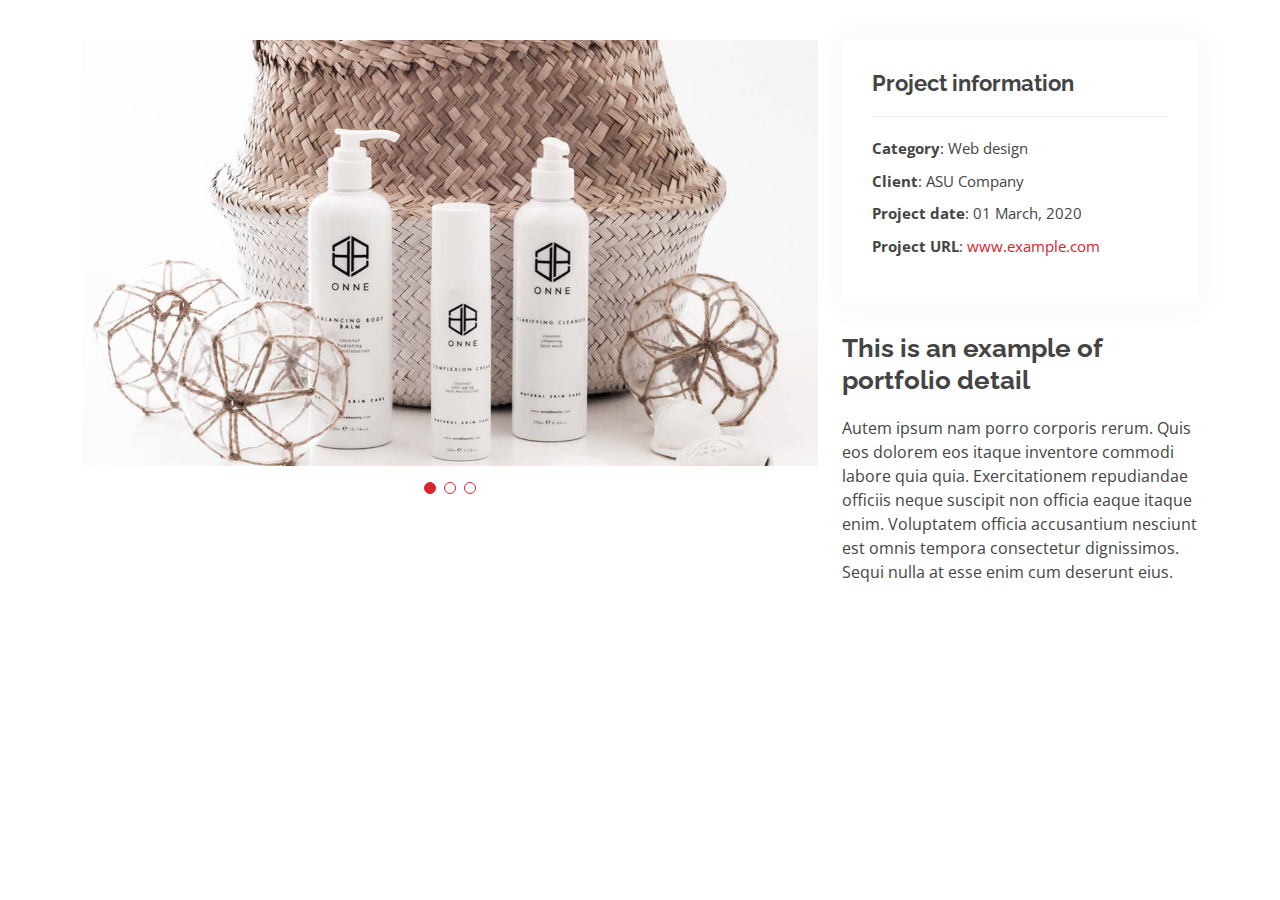
<file: portfolio-details.html>
<!DOCTYPE html>
<html lang="en">

<head>
  <meta charset="utf-8">
  <meta content="width=device-width, initial-scale=1.0" name="viewport">

  <title>Portfolio Details - Sailor Bootstrap Template</title>
  <meta content="" name="description">
  <meta content="" name="keywords">

  <!-- Favicons -->
  <link href="assets/img/favicon.png" rel="icon">
  <link href="assets/img/apple-touch-icon.png" rel="apple-touch-icon">

  <!-- Google Fonts -->
  <link href="https://fonts.googleapis.com/css?family=Open+Sans:300,300i,400,400i,600,600i,700,700i|Raleway:300,300i,400,400i,500,500i,600,600i,700,700i|Poppins:300,300i,400,400i,500,500i,600,600i,700,700i" rel="stylesheet">

  <!-- Vendor CSS Files -->
  <link href="assets/vendor/animate.css/animate.min.css" rel="stylesheet">
  <link href="assets/vendor/bootstrap/css/bootstrap.min.css" rel="stylesheet">
  <link href="assets/vendor/bootstrap-icons/bootstrap-icons.css" rel="stylesheet">
  <link href="assets/vendor/boxicons/css/boxicons.min.css" rel="stylesheet">
  <link href="assets/vendor/glightbox/css/glightbox.min.css" rel="stylesheet">
  <link href="assets/vendor/remixicon/remixicon.css" rel="stylesheet">
  <link href="assets/vendor/swiper/swiper-bundle.min.css" rel="stylesheet">

  <!-- Template Main CSS File -->
  <link href="assets/css/style.css" rel="stylesheet">

  <!-- =======================================================
  * Template Name: Sailor
  * Updated: Sep 18 2023 with Bootstrap v5.3.2
  * Template URL: https://bootstrapmade.com/sailor-free-bootstrap-theme/
  * Author: BootstrapMade.com
  * License: https://bootstrapmade.com/license/
  ======================================================== -->
</head>

<body>

  <main id="main">

    <!-- ======= Portfolio Details Section ======= -->
    <section id="portfolio-details" class="portfolio-details">
      <div class="container">

        <div class="row gy-4">

          <div class="col-lg-8">
            <div class="portfolio-details-slider swiper">
              <div class="swiper-wrapper align-items-center">

                <div class="swiper-slide">
                  <img src="assets/img/portfolio/portfolio-details-1.jpg" alt="">
                </div>

                <div class="swiper-slide">
                  <img src="assets/img/portfolio/portfolio-details-2.jpg" alt="">
                </div>

                <div class="swiper-slide">
                  <img src="assets/img/portfolio/portfolio-details-3.jpg" alt="">
                </div>

              </div>
              <div class="swiper-pagination"></div>
            </div>
          </div>

          <div class="col-lg-4">
            <div class="portfolio-info">
              <h3>Project information</h3>
              <ul>
                <li><strong>Category</strong>: Web design</li>
                <li><strong>Client</strong>: ASU Company</li>
                <li><strong>Project date</strong>: 01 March, 2020</li>
                <li><strong>Project URL</strong>: <a href="#">www.example.com</a></li>
              </ul>
            </div>
            <div class="portfolio-description">
              <h2>This is an example of portfolio detail</h2>
              <p>
                Autem ipsum nam porro corporis rerum. Quis eos dolorem eos itaque inventore commodi labore quia quia. Exercitationem repudiandae officiis neque suscipit non officia eaque itaque enim. Voluptatem officia accusantium nesciunt est omnis tempora consectetur dignissimos. Sequi nulla at esse enim cum deserunt eius.
              </p>
            </div>
          </div>

        </div>

      </div>
    </section><!-- End Portfolio Details Section -->

  </main><!-- End #main -->

  <a href="#" class="back-to-top d-flex align-items-center justify-content-center"><i class="bi bi-arrow-up-short"></i></a>

  <!-- Vendor JS Files -->
  <script src="assets/vendor/bootstrap/js/bootstrap.bundle.min.js"></script>
  <script src="assets/vendor/glightbox/js/glightbox.min.js"></script>
  <script src="assets/vendor/isotope-layout/isotope.pkgd.min.js"></script>
  <script src="assets/vendor/swiper/swiper-bundle.min.js"></script>
  <script src="assets/vendor/waypoints/noframework.waypoints.js"></script>
  <script src="assets/vendor/php-email-form/validate.js"></script>

  <!-- Template Main JS File -->
  <script src="assets/js/main.js"></script>

</body>

</html>
</file>
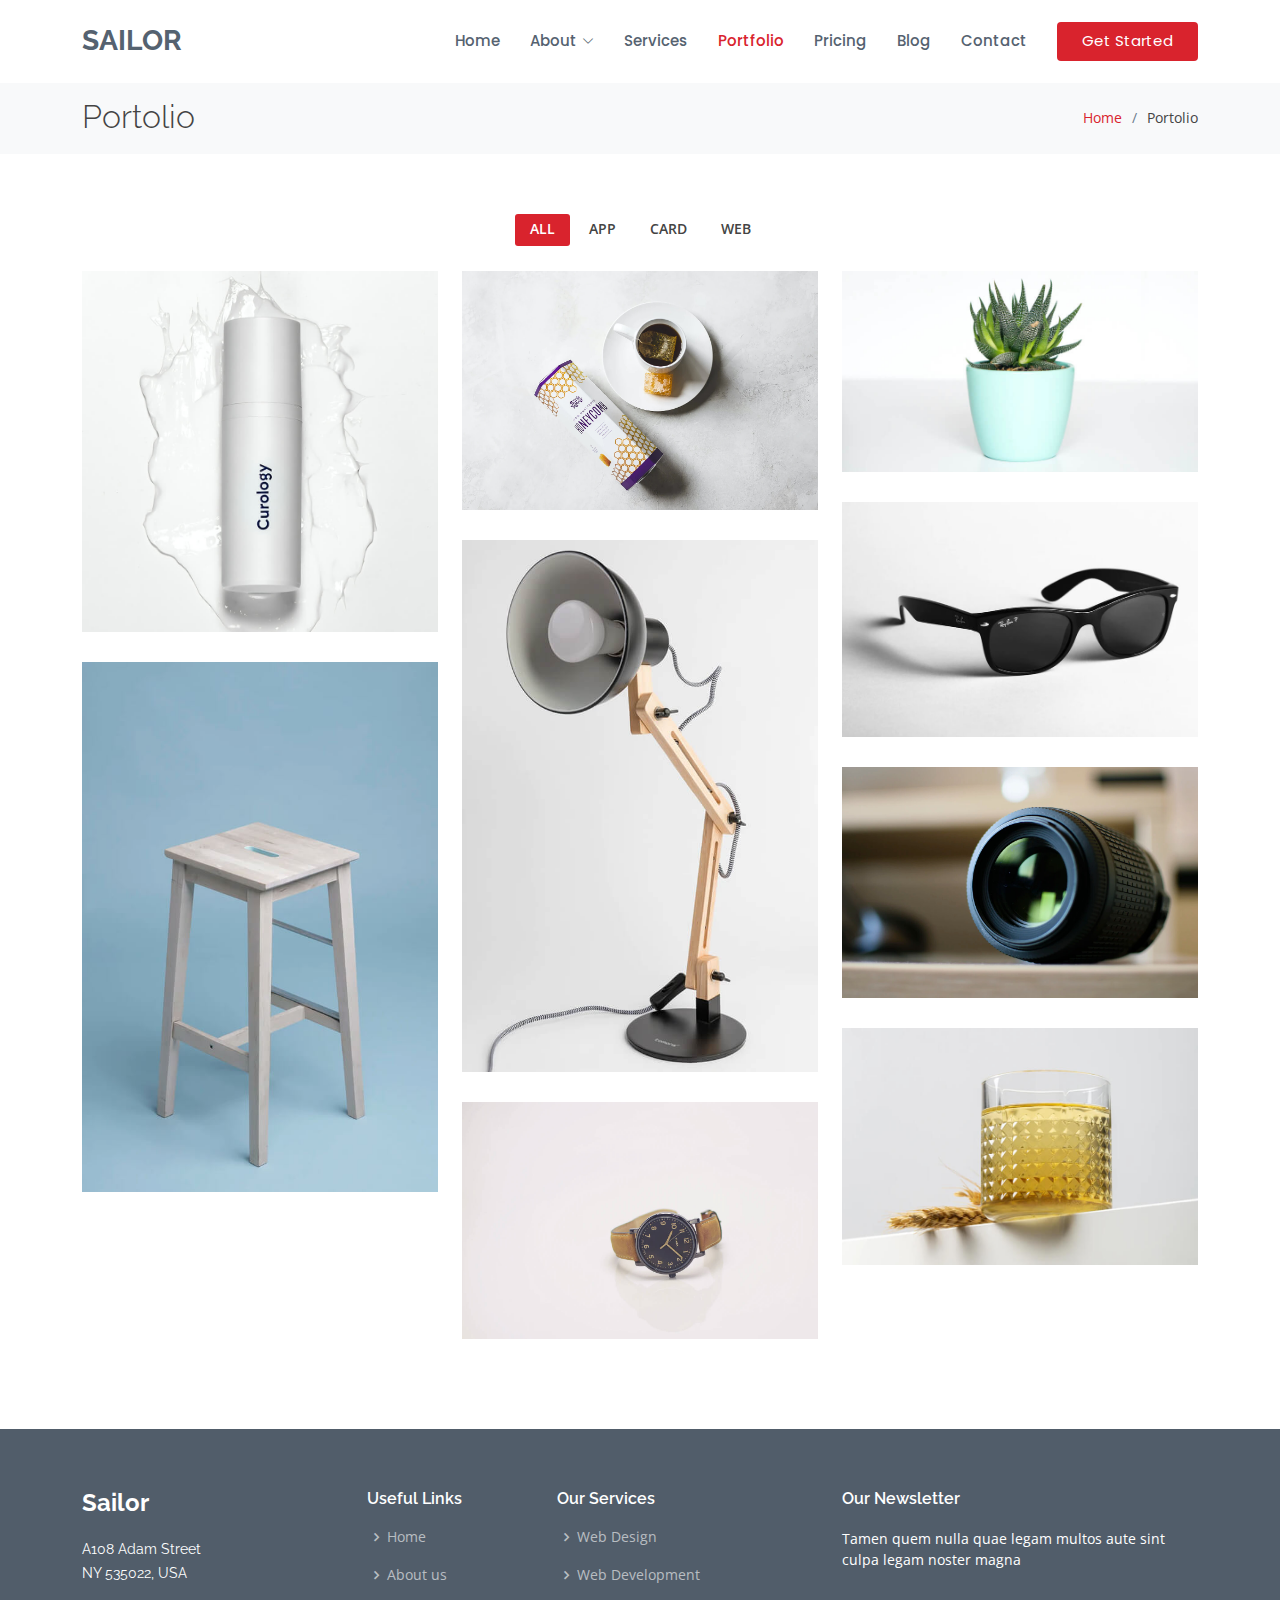
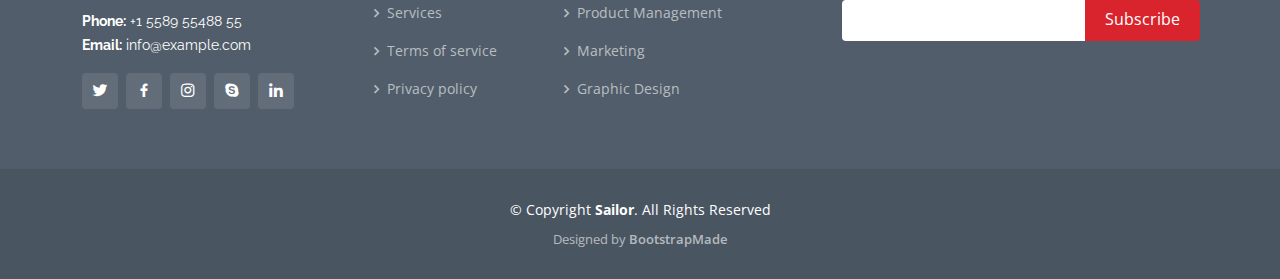
<file: portfolio.html>
<!DOCTYPE html>
<html lang="en">

<head>
  <meta charset="utf-8">
  <meta content="width=device-width, initial-scale=1.0" name="viewport">

  <title>Portfolio - Sailor Bootstrap Template</title>
  <meta content="" name="description">
  <meta content="" name="keywords">

  <!-- Favicons -->
  <link href="assets/img/favicon.png" rel="icon">
  <link href="assets/img/apple-touch-icon.png" rel="apple-touch-icon">

  <!-- Google Fonts -->
  <link href="https://fonts.googleapis.com/css?family=Open+Sans:300,300i,400,400i,600,600i,700,700i|Raleway:300,300i,400,400i,500,500i,600,600i,700,700i|Poppins:300,300i,400,400i,500,500i,600,600i,700,700i" rel="stylesheet">

  <!-- Vendor CSS Files -->
  <link href="assets/vendor/animate.css/animate.min.css" rel="stylesheet">
  <link href="assets/vendor/bootstrap/css/bootstrap.min.css" rel="stylesheet">
  <link href="assets/vendor/bootstrap-icons/bootstrap-icons.css" rel="stylesheet">
  <link href="assets/vendor/boxicons/css/boxicons.min.css" rel="stylesheet">
  <link href="assets/vendor/glightbox/css/glightbox.min.css" rel="stylesheet">
  <link href="assets/vendor/remixicon/remixicon.css" rel="stylesheet">
  <link href="assets/vendor/swiper/swiper-bundle.min.css" rel="stylesheet">

  <!-- Template Main CSS File -->
  <link href="assets/css/style.css" rel="stylesheet">

  <!-- =======================================================
  * Template Name: Sailor
  * Updated: Sep 18 2023 with Bootstrap v5.3.2
  * Template URL: https://bootstrapmade.com/sailor-free-bootstrap-theme/
  * Author: BootstrapMade.com
  * License: https://bootstrapmade.com/license/
  ======================================================== -->
</head>

<body>

  <!-- ======= Header ======= -->
  <header id="header" class="fixed-top d-flex align-items-center">
    <div class="container d-flex align-items-center">

      <h1 class="logo me-auto"><a href="index.html">Sailor</a></h1>
      <!-- Uncomment below if you prefer to use an image logo -->
      <!-- <a href="index.html" class="logo me-auto"><img src="assets/img/logo.png" alt="" class="img-fluid"></a>-->

      <nav id="navbar" class="navbar">
        <ul>
          <li><a href="index.html">Home</a></li>

          <li class="dropdown"><a href="#"><span>About</span> <i class="bi bi-chevron-down"></i></a>
            <ul>
              <li><a href="about.html">About</a></li>
              <li><a href="team.html">Team</a></li>
              <li><a href="testimonials.html">Testimonials</a></li>

              <li class="dropdown"><a href="#"><span>Deep Drop Down</span> <i class="bi bi-chevron-right"></i></a>
                <ul>
                  <li><a href="#">Deep Drop Down 1</a></li>
                  <li><a href="#">Deep Drop Down 2</a></li>
                  <li><a href="#">Deep Drop Down 3</a></li>
                  <li><a href="#">Deep Drop Down 4</a></li>
                  <li><a href="#">Deep Drop Down 5</a></li>
                </ul>
              </li>
            </ul>
          </li>
          <li><a href="services.html">Services</a></li>
          <li><a href="portfolio.html" class="active">Portfolio</a></li>
          <li><a href="pricing.html">Pricing</a></li>
          <li><a href="blog.html">Blog</a></li>

          <li><a href="contact.html">Contact</a></li>
          <li><a href="index.html" class="getstarted">Get Started</a></li>
        </ul>
        <i class="bi bi-list mobile-nav-toggle"></i>
      </nav><!-- .navbar -->

    </div>
  </header><!-- End Header -->

  <main id="main">

    <!-- ======= Breadcrumbs ======= -->
    <section id="breadcrumbs" class="breadcrumbs">
      <div class="container">

        <div class="d-flex justify-content-between align-items-center">
          <h2>Portolio</h2>
          <ol>
            <li><a href="index.html">Home</a></li>
            <li>Portolio</li>
          </ol>
        </div>

      </div>
    </section><!-- End Breadcrumbs -->

    <!-- ======= Portfolio Section ======= -->
    <section id="portfolio" class="portfolio">
      <div class="container">

        <div class="row">
          <div class="col-lg-12 d-flex justify-content-center">
            <ul id="portfolio-flters">
              <li data-filter="*" class="filter-active">All</li>
              <li data-filter=".filter-app">App</li>
              <li data-filter=".filter-card">Card</li>
              <li data-filter=".filter-web">Web</li>
            </ul>
          </div>
        </div>

        <div class="row portfolio-container">

          <div class="col-lg-4 col-md-6 portfolio-item filter-app">
            <div class="portfolio-wrap">
              <img src="assets/img/portfolio/portfolio-1.jpg" class="img-fluid" alt="">
              <div class="portfolio-info">
                <h4>App 1</h4>
                <p>App</p>
                <div class="portfolio-links">
                  <a href="assets/img/portfolio/portfolio-1.jpg" data-gallery="portfolioGallery" class="portfolio-lightbox" title="App 1"><i class="bx bx-plus"></i></a>
                  <a href="portfolio-details.html" class="portfolio-details-lightbox" data-glightbox="type: external" title="Portfolio Details"><i class="bx bx-link"></i></a>
                </div>
              </div>
            </div>
          </div>

          <div class="col-lg-4 col-md-6 portfolio-item filter-web">
            <div class="portfolio-wrap">
              <img src="assets/img/portfolio/portfolio-2.jpg" class="img-fluid" alt="">
              <div class="portfolio-info">
                <h4>Web 3</h4>
                <p>Web</p>
                <div class="portfolio-links">
                  <a href="assets/img/portfolio/portfolio-2.jpg" data-gallery="portfolioGallery" class="portfolio-lightbox" title="Web 3"><i class="bx bx-plus"></i></a>
                  <a href="portfolio-details.html" class="portfolio-details-lightbox" data-glightbox="type: external" title="Portfolio Details"><i class="bx bx-link"></i></a>
                </div>
              </div>
            </div>
          </div>

          <div class="col-lg-4 col-md-6 portfolio-item filter-app">
            <div class="portfolio-wrap">
              <img src="assets/img/portfolio/portfolio-3.jpg" class="img-fluid" alt="">
              <div class="portfolio-info">
                <h4>App 2</h4>
                <p>App</p>
                <div class="portfolio-links">
                  <a href="assets/img/portfolio/portfolio-3.jpg" data-gallery="portfolioGallery" class="portfolio-lightbox" title="App 2"><i class="bx bx-plus"></i></a>
                  <a href="portfolio-details.html" class="portfolio-details-lightbox" data-glightbox="type: external" title="Portfolio Details"><i class="bx bx-link"></i></a>
                </div>
              </div>
            </div>
          </div>

          <div class="col-lg-4 col-md-6 portfolio-item filter-card">
            <div class="portfolio-wrap">
              <img src="assets/img/portfolio/portfolio-4.jpg" class="img-fluid" alt="">
              <div class="portfolio-info">
                <h4>Card 2</h4>
                <p>Card</p>
                <div class="portfolio-links">
                  <a href="assets/img/portfolio/portfolio-4.jpg" data-gallery="portfolioGallery" class="portfolio-lightbox" title="Card 2"><i class="bx bx-plus"></i></a>
                  <a href="portfolio-details.html" class="portfolio-details-lightbox" data-glightbox="type: external" title="Portfolio Details"><i class="bx bx-link"></i></a>
                </div>
              </div>
            </div>
          </div>

          <div class="col-lg-4 col-md-6 portfolio-item filter-web">
            <div class="portfolio-wrap">
              <img src="assets/img/portfolio/portfolio-5.jpg" class="img-fluid" alt="">
              <div class="portfolio-info">
                <h4>Web 2</h4>
                <p>Web</p>
                <div class="portfolio-links">
                  <a href="assets/img/portfolio/portfolio-5.jpg" data-gallery="portfolioGallery" class="portfolio-lightbox" title="Web 2"><i class="bx bx-plus"></i></a>
                  <a href="portfolio-details.html" class="portfolio-details-lightbox" data-glightbox="type: external" title="Portfolio Details"><i class="bx bx-link"></i></a>
                </div>
              </div>
            </div>
          </div>

          <div class="col-lg-4 col-md-6 portfolio-item filter-app">
            <div class="portfolio-wrap">
              <img src="assets/img/portfolio/portfolio-6.jpg" class="img-fluid" alt="">
              <div class="portfolio-info">
                <h4>App 3</h4>
                <p>App</p>
                <div class="portfolio-links">
                  <a href="assets/img/portfolio/portfolio-6.jpg" data-gallery="portfolioGallery" class="portfolio-lightbox" title="App 3"><i class="bx bx-plus"></i></a>
                  <a href="portfolio-details.html" class="portfolio-details-lightbox" data-glightbox="type: external" title="Portfolio Details"><i class="bx bx-link"></i></a>
                </div>
              </div>
            </div>
          </div>

          <div class="col-lg-4 col-md-6 portfolio-item filter-card">
            <div class="portfolio-wrap">
              <img src="assets/img/portfolio/portfolio-7.jpg" class="img-fluid" alt="">
              <div class="portfolio-info">
                <h4>Card 1</h4>
                <p>Card</p>
                <div class="portfolio-links">
                  <a href="assets/img/portfolio/portfolio-7.jpg" data-gallery="portfolioGallery" class="portfolio-lightbox" title="Card 1"><i class="bx bx-plus"></i></a>
                  <a href="portfolio-details.html" class="portfolio-details-lightbox" data-glightbox="type: external" title="Portfolio Details"><i class="bx bx-link"></i></a>
                </div>
              </div>
            </div>
          </div>

          <div class="col-lg-4 col-md-6 portfolio-item filter-card">
            <div class="portfolio-wrap">
              <img src="assets/img/portfolio/portfolio-8.jpg" class="img-fluid" alt="">
              <div class="portfolio-info">
                <h4>Card 3</h4>
                <p>Card</p>
                <div class="portfolio-links">
                  <a href="assets/img/portfolio/portfolio-8.jpg" data-gallery="portfolioGallery" class="portfolio-lightbox" title="Card 3"><i class="bx bx-plus"></i></a>
                  <a href="portfolio-details.html" class="portfolio-details-lightbox" data-glightbox="type: external" title="Portfolio Details"><i class="bx bx-link"></i></a>
                </div>
              </div>
            </div>
          </div>

          <div class="col-lg-4 col-md-6 portfolio-item filter-web">
            <div class="portfolio-wrap">
              <img src="assets/img/portfolio/portfolio-9.jpg" class="img-fluid" alt="">
              <div class="portfolio-info">
                <h4>Web 3</h4>
                <p>Web</p>
                <div class="portfolio-links">
                  <a href="assets/img/portfolio/portfolio-9.jpg" data-gallery="portfolioGallery" class="portfolio-lightbox" title="Web 3"><i class="bx bx-plus"></i></a>
                  <a href="portfolio-details.html" class="portfolio-details-lightbox" data-glightbox="type: external" title="Portfolio Details"><i class="bx bx-link"></i></a>
                </div>
              </div>
            </div>
          </div>

        </div>

      </div>
    </section><!-- End Portfolio Section -->

  </main><!-- End #main -->

  <!-- ======= Footer ======= -->
  <footer id="footer">
    <div class="footer-top">
      <div class="container">
        <div class="row">

          <div class="col-lg-3 col-md-6">
            <div class="footer-info">
              <h3>Sailor</h3>
              <p>
                A108 Adam Street <br>
                NY 535022, USA<br><br>
                <strong>Phone:</strong> +1 5589 55488 55<br>
                <strong>Email:</strong> info@example.com<br>
              </p>
              <div class="social-links mt-3">
                <a href="#" class="twitter"><i class="bx bxl-twitter"></i></a>
                <a href="#" class="facebook"><i class="bx bxl-facebook"></i></a>
                <a href="#" class="instagram"><i class="bx bxl-instagram"></i></a>
                <a href="#" class="google-plus"><i class="bx bxl-skype"></i></a>
                <a href="#" class="linkedin"><i class="bx bxl-linkedin"></i></a>
              </div>
            </div>
          </div>

          <div class="col-lg-2 col-md-6 footer-links">
            <h4>Useful Links</h4>
            <ul>
              <li><i class="bx bx-chevron-right"></i> <a href="#">Home</a></li>
              <li><i class="bx bx-chevron-right"></i> <a href="#">About us</a></li>
              <li><i class="bx bx-chevron-right"></i> <a href="#">Services</a></li>
              <li><i class="bx bx-chevron-right"></i> <a href="#">Terms of service</a></li>
              <li><i class="bx bx-chevron-right"></i> <a href="#">Privacy policy</a></li>
            </ul>
          </div>

          <div class="col-lg-3 col-md-6 footer-links">
            <h4>Our Services</h4>
            <ul>
              <li><i class="bx bx-chevron-right"></i> <a href="#">Web Design</a></li>
              <li><i class="bx bx-chevron-right"></i> <a href="#">Web Development</a></li>
              <li><i class="bx bx-chevron-right"></i> <a href="#">Product Management</a></li>
              <li><i class="bx bx-chevron-right"></i> <a href="#">Marketing</a></li>
              <li><i class="bx bx-chevron-right"></i> <a href="#">Graphic Design</a></li>
            </ul>
          </div>

          <div class="col-lg-4 col-md-6 footer-newsletter">
            <h4>Our Newsletter</h4>
            <p>Tamen quem nulla quae legam multos aute sint culpa legam noster magna</p>
            <form action="" method="post">
              <input type="email" name="email"><input type="submit" value="Subscribe">
            </form>

          </div>

        </div>
      </div>
    </div>

    <div class="container">
      <div class="copyright">
        &copy; Copyright <strong><span>Sailor</span></strong>. All Rights Reserved
      </div>
      <div class="credits">
        <!-- All the links in the footer should remain intact. -->
        <!-- You can delete the links only if you purchased the pro version. -->
        <!-- Licensing information: https://bootstrapmade.com/license/ -->
        <!-- Purchase the pro version with working PHP/AJAX contact form: https://bootstrapmade.com/sailor-free-bootstrap-theme/ -->
        Designed by <a href="https://bootstrapmade.com/">BootstrapMade</a>
      </div>
    </div>
  </footer><!-- End Footer -->

  <a href="#" class="back-to-top d-flex align-items-center justify-content-center"><i class="bi bi-arrow-up-short"></i></a>

  <!-- Vendor JS Files -->
  <script src="assets/vendor/bootstrap/js/bootstrap.bundle.min.js"></script>
  <script src="assets/vendor/glightbox/js/glightbox.min.js"></script>
  <script src="assets/vendor/isotope-layout/isotope.pkgd.min.js"></script>
  <script src="assets/vendor/swiper/swiper-bundle.min.js"></script>
  <script src="assets/vendor/waypoints/noframework.waypoints.js"></script>
  <script src="assets/vendor/php-email-form/validate.js"></script>

  <!-- Template Main JS File -->
  <script src="assets/js/main.js"></script>

</body>

</html>
</file>
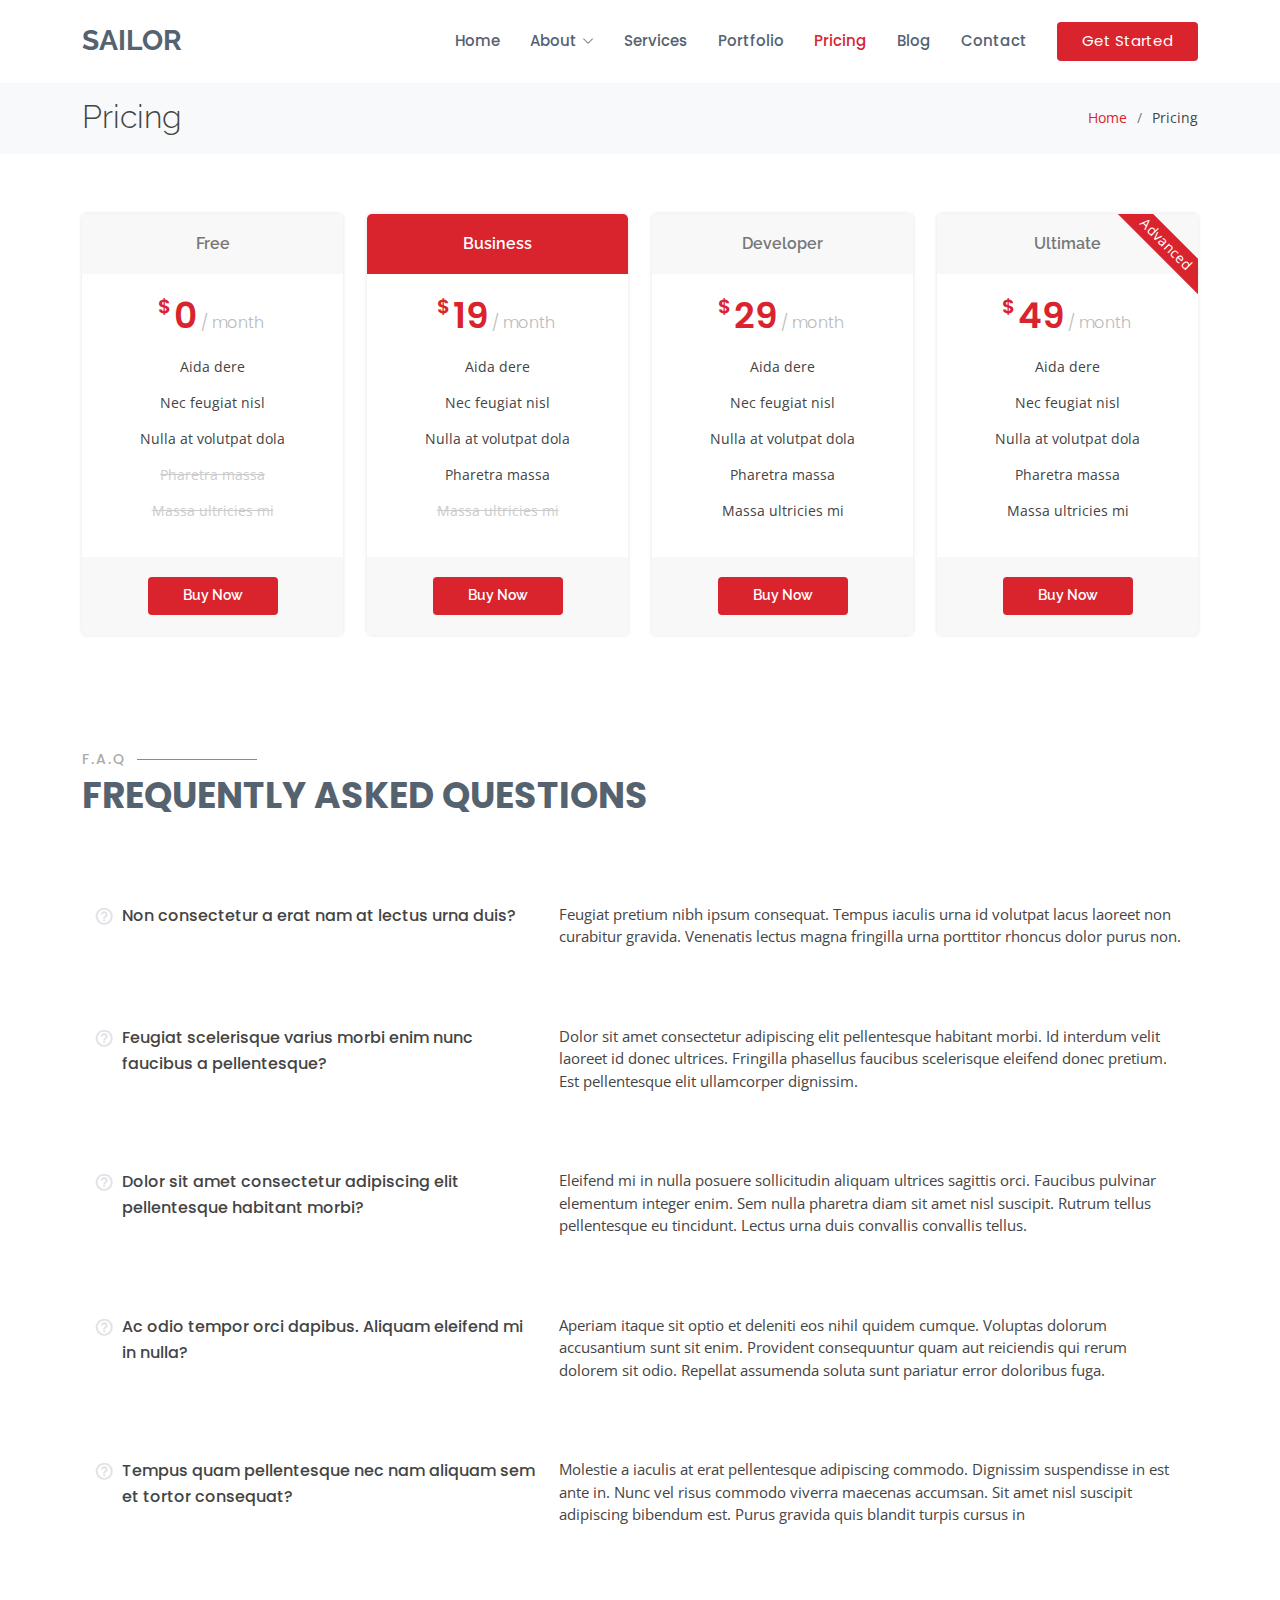
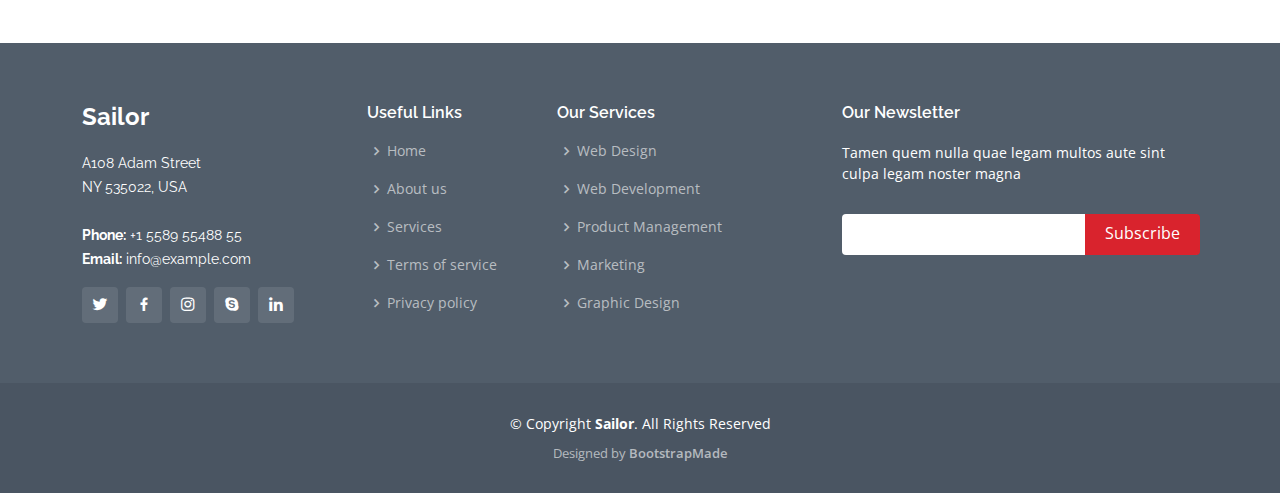
<file: pricing.html>
<!DOCTYPE html>
<html lang="en">

<head>
  <meta charset="utf-8">
  <meta content="width=device-width, initial-scale=1.0" name="viewport">

  <title>Pricing - Sailor Bootstrap Template</title>
  <meta content="" name="description">
  <meta content="" name="keywords">

  <!-- Favicons -->
  <link href="assets/img/favicon.png" rel="icon">
  <link href="assets/img/apple-touch-icon.png" rel="apple-touch-icon">

  <!-- Google Fonts -->
  <link href="https://fonts.googleapis.com/css?family=Open+Sans:300,300i,400,400i,600,600i,700,700i|Raleway:300,300i,400,400i,500,500i,600,600i,700,700i|Poppins:300,300i,400,400i,500,500i,600,600i,700,700i" rel="stylesheet">

  <!-- Vendor CSS Files -->
  <link href="assets/vendor/animate.css/animate.min.css" rel="stylesheet">
  <link href="assets/vendor/bootstrap/css/bootstrap.min.css" rel="stylesheet">
  <link href="assets/vendor/bootstrap-icons/bootstrap-icons.css" rel="stylesheet">
  <link href="assets/vendor/boxicons/css/boxicons.min.css" rel="stylesheet">
  <link href="assets/vendor/glightbox/css/glightbox.min.css" rel="stylesheet">
  <link href="assets/vendor/remixicon/remixicon.css" rel="stylesheet">
  <link href="assets/vendor/swiper/swiper-bundle.min.css" rel="stylesheet">

  <!-- Template Main CSS File -->
  <link href="assets/css/style.css" rel="stylesheet">

  <!-- =======================================================
  * Template Name: Sailor
  * Updated: Sep 18 2023 with Bootstrap v5.3.2
  * Template URL: https://bootstrapmade.com/sailor-free-bootstrap-theme/
  * Author: BootstrapMade.com
  * License: https://bootstrapmade.com/license/
  ======================================================== -->
</head>

<body>

  <!-- ======= Header ======= -->
  <header id="header" class="fixed-top d-flex align-items-center">
    <div class="container d-flex align-items-center">

      <h1 class="logo me-auto"><a href="index.html">Sailor</a></h1>
      <!-- Uncomment below if you prefer to use an image logo -->
      <!-- <a href="index.html" class="logo me-auto"><img src="assets/img/logo.png" alt="" class="img-fluid"></a>-->

      <nav id="navbar" class="navbar">
        <ul>
          <li><a href="index.html">Home</a></li>

          <li class="dropdown"><a href="#"><span>About</span> <i class="bi bi-chevron-down"></i></a>
            <ul>
              <li><a href="about.html">About</a></li>
              <li><a href="team.html">Team</a></li>
              <li><a href="testimonials.html">Testimonials</a></li>

              <li class="dropdown"><a href="#"><span>Deep Drop Down</span> <i class="bi bi-chevron-right"></i></a>
                <ul>
                  <li><a href="#">Deep Drop Down 1</a></li>
                  <li><a href="#">Deep Drop Down 2</a></li>
                  <li><a href="#">Deep Drop Down 3</a></li>
                  <li><a href="#">Deep Drop Down 4</a></li>
                  <li><a href="#">Deep Drop Down 5</a></li>
                </ul>
              </li>
            </ul>
          </li>
          <li><a href="services.html">Services</a></li>
          <li><a href="portfolio.html">Portfolio</a></li>
          <li><a href="pricing.html" class="active">Pricing</a></li>
          <li><a href="blog.html">Blog</a></li>

          <li><a href="contact.html">Contact</a></li>
          <li><a href="index.html" class="getstarted">Get Started</a></li>
        </ul>
        <i class="bi bi-list mobile-nav-toggle"></i>
      </nav><!-- .navbar -->

    </div>
  </header><!-- End Header -->

  <main id="main">

    <!-- ======= Breadcrumbs ======= -->
    <section id="breadcrumbs" class="breadcrumbs">
      <div class="container">

        <div class="d-flex justify-content-between align-items-center">
          <h2>Pricing</h2>
          <ol>
            <li><a href="index.html">Home</a></li>
            <li>Pricing</li>
          </ol>
        </div>

      </div>
    </section><!-- End Breadcrumbs -->

    <!-- ======= Pricing Section ======= -->
    <section id="pricing" class="pricing">
      <div class="container">

        <div class="row">

          <div class="col-lg-3 col-md-6">
            <div class="box">
              <h3>Free</h3>
              <h4><sup>$</sup>0<span> / month</span></h4>
              <ul>
                <li>Aida dere</li>
                <li>Nec feugiat nisl</li>
                <li>Nulla at volutpat dola</li>
                <li class="na">Pharetra massa</li>
                <li class="na">Massa ultricies mi</li>
              </ul>
              <div class="btn-wrap">
                <a href="#" class="btn-buy">Buy Now</a>
              </div>
            </div>
          </div>

          <div class="col-lg-3 col-md-6 mt-4 mt-md-0">
            <div class="box featured">
              <h3>Business</h3>
              <h4><sup>$</sup>19<span> / month</span></h4>
              <ul>
                <li>Aida dere</li>
                <li>Nec feugiat nisl</li>
                <li>Nulla at volutpat dola</li>
                <li>Pharetra massa</li>
                <li class="na">Massa ultricies mi</li>
              </ul>
              <div class="btn-wrap">
                <a href="#" class="btn-buy">Buy Now</a>
              </div>
            </div>
          </div>

          <div class="col-lg-3 col-md-6 mt-4 mt-lg-0">
            <div class="box">
              <h3>Developer</h3>
              <h4><sup>$</sup>29<span> / month</span></h4>
              <ul>
                <li>Aida dere</li>
                <li>Nec feugiat nisl</li>
                <li>Nulla at volutpat dola</li>
                <li>Pharetra massa</li>
                <li>Massa ultricies mi</li>
              </ul>
              <div class="btn-wrap">
                <a href="#" class="btn-buy">Buy Now</a>
              </div>
            </div>
          </div>

          <div class="col-lg-3 col-md-6 mt-4 mt-lg-0">
            <div class="box">
              <span class="advanced">Advanced</span>
              <h3>Ultimate</h3>
              <h4><sup>$</sup>49<span> / month</span></h4>
              <ul>
                <li>Aida dere</li>
                <li>Nec feugiat nisl</li>
                <li>Nulla at volutpat dola</li>
                <li>Pharetra massa</li>
                <li>Massa ultricies mi</li>
              </ul>
              <div class="btn-wrap">
                <a href="#" class="btn-buy">Buy Now</a>
              </div>
            </div>
          </div>

        </div>

      </div>
    </section><!-- End Pricing Section -->

    <!-- ======= Frequently Asked Questions Section ======= -->
    <section id="faq" class="faq">
      <div class="container">

        <div class="section-title">
          <h2>F.A.Q</h2>
          <p>Frequently Asked Questions</p>
        </div>

        <div class="row faq-item d-flex align-items-stretch">
          <div class="col-lg-5">
            <i class="bx bx-help-circle"></i>
            <h4>Non consectetur a erat nam at lectus urna duis?</h4>
          </div>
          <div class="col-lg-7">
            <p>
              Feugiat pretium nibh ipsum consequat. Tempus iaculis urna id volutpat lacus laoreet non curabitur gravida. Venenatis lectus magna fringilla urna porttitor rhoncus dolor purus non.
            </p>
          </div>
        </div><!-- End F.A.Q Item-->

        <div class="row faq-item d-flex align-items-stretch">
          <div class="col-lg-5">
            <i class="bx bx-help-circle"></i>
            <h4>Feugiat scelerisque varius morbi enim nunc faucibus a pellentesque?</h4>
          </div>
          <div class="col-lg-7">
            <p>
              Dolor sit amet consectetur adipiscing elit pellentesque habitant morbi. Id interdum velit laoreet id donec ultrices. Fringilla phasellus faucibus scelerisque eleifend donec pretium. Est pellentesque elit ullamcorper dignissim.
            </p>
          </div>
        </div><!-- End F.A.Q Item-->

        <div class="row faq-item d-flex align-items-stretch">
          <div class="col-lg-5">
            <i class="bx bx-help-circle"></i>
            <h4>Dolor sit amet consectetur adipiscing elit pellentesque habitant morbi?</h4>
          </div>
          <div class="col-lg-7">
            <p>
              Eleifend mi in nulla posuere sollicitudin aliquam ultrices sagittis orci. Faucibus pulvinar elementum integer enim. Sem nulla pharetra diam sit amet nisl suscipit. Rutrum tellus pellentesque eu tincidunt. Lectus urna duis convallis convallis tellus.
            </p>
          </div>
        </div><!-- End F.A.Q Item-->

        <div class="row faq-item d-flex align-items-stretch">
          <div class="col-lg-5">
            <i class="bx bx-help-circle"></i>
            <h4>Ac odio tempor orci dapibus. Aliquam eleifend mi in nulla?</h4>
          </div>
          <div class="col-lg-7">
            <p>
              Aperiam itaque sit optio et deleniti eos nihil quidem cumque. Voluptas dolorum accusantium sunt sit enim. Provident consequuntur quam aut reiciendis qui rerum dolorem sit odio. Repellat assumenda soluta sunt pariatur error doloribus fuga.
            </p>
          </div>
        </div><!-- End F.A.Q Item-->

        <div class="row faq-item d-flex align-items-stretch">
          <div class="col-lg-5">
            <i class="bx bx-help-circle"></i>
            <h4>Tempus quam pellentesque nec nam aliquam sem et tortor consequat?</h4>
          </div>
          <div class="col-lg-7">
            <p>
              Molestie a iaculis at erat pellentesque adipiscing commodo. Dignissim suspendisse in est ante in. Nunc vel risus commodo viverra maecenas accumsan. Sit amet nisl suscipit adipiscing bibendum est. Purus gravida quis blandit turpis cursus in
            </p>
          </div>
        </div><!-- End F.A.Q Item-->

      </div>
    </section><!-- End Frequently Asked Questions Section -->

  </main><!-- End #main -->

  <!-- ======= Footer ======= -->
  <footer id="footer">
    <div class="footer-top">
      <div class="container">
        <div class="row">

          <div class="col-lg-3 col-md-6">
            <div class="footer-info">
              <h3>Sailor</h3>
              <p>
                A108 Adam Street <br>
                NY 535022, USA<br><br>
                <strong>Phone:</strong> +1 5589 55488 55<br>
                <strong>Email:</strong> info@example.com<br>
              </p>
              <div class="social-links mt-3">
                <a href="#" class="twitter"><i class="bx bxl-twitter"></i></a>
                <a href="#" class="facebook"><i class="bx bxl-facebook"></i></a>
                <a href="#" class="instagram"><i class="bx bxl-instagram"></i></a>
                <a href="#" class="google-plus"><i class="bx bxl-skype"></i></a>
                <a href="#" class="linkedin"><i class="bx bxl-linkedin"></i></a>
              </div>
            </div>
          </div>

          <div class="col-lg-2 col-md-6 footer-links">
            <h4>Useful Links</h4>
            <ul>
              <li><i class="bx bx-chevron-right"></i> <a href="#">Home</a></li>
              <li><i class="bx bx-chevron-right"></i> <a href="#">About us</a></li>
              <li><i class="bx bx-chevron-right"></i> <a href="#">Services</a></li>
              <li><i class="bx bx-chevron-right"></i> <a href="#">Terms of service</a></li>
              <li><i class="bx bx-chevron-right"></i> <a href="#">Privacy policy</a></li>
            </ul>
          </div>

          <div class="col-lg-3 col-md-6 footer-links">
            <h4>Our Services</h4>
            <ul>
              <li><i class="bx bx-chevron-right"></i> <a href="#">Web Design</a></li>
              <li><i class="bx bx-chevron-right"></i> <a href="#">Web Development</a></li>
              <li><i class="bx bx-chevron-right"></i> <a href="#">Product Management</a></li>
              <li><i class="bx bx-chevron-right"></i> <a href="#">Marketing</a></li>
              <li><i class="bx bx-chevron-right"></i> <a href="#">Graphic Design</a></li>
            </ul>
          </div>

          <div class="col-lg-4 col-md-6 footer-newsletter">
            <h4>Our Newsletter</h4>
            <p>Tamen quem nulla quae legam multos aute sint culpa legam noster magna</p>
            <form action="" method="post">
              <input type="email" name="email"><input type="submit" value="Subscribe">
            </form>

          </div>

        </div>
      </div>
    </div>

    <div class="container">
      <div class="copyright">
        &copy; Copyright <strong><span>Sailor</span></strong>. All Rights Reserved
      </div>
      <div class="credits">
        <!-- All the links in the footer should remain intact. -->
        <!-- You can delete the links only if you purchased the pro version. -->
        <!-- Licensing information: https://bootstrapmade.com/license/ -->
        <!-- Purchase the pro version with working PHP/AJAX contact form: https://bootstrapmade.com/sailor-free-bootstrap-theme/ -->
        Designed by <a href="https://bootstrapmade.com/">BootstrapMade</a>
      </div>
    </div>
  </footer><!-- End Footer -->

  <a href="#" class="back-to-top d-flex align-items-center justify-content-center"><i class="bi bi-arrow-up-short"></i></a>

  <!-- Vendor JS Files -->
  <script src="assets/vendor/bootstrap/js/bootstrap.bundle.min.js"></script>
  <script src="assets/vendor/glightbox/js/glightbox.min.js"></script>
  <script src="assets/vendor/isotope-layout/isotope.pkgd.min.js"></script>
  <script src="assets/vendor/swiper/swiper-bundle.min.js"></script>
  <script src="assets/vendor/waypoints/noframework.waypoints.js"></script>
  <script src="assets/vendor/php-email-form/validate.js"></script>

  <!-- Template Main JS File -->
  <script src="assets/js/main.js"></script>

</body>

</html>
</file>
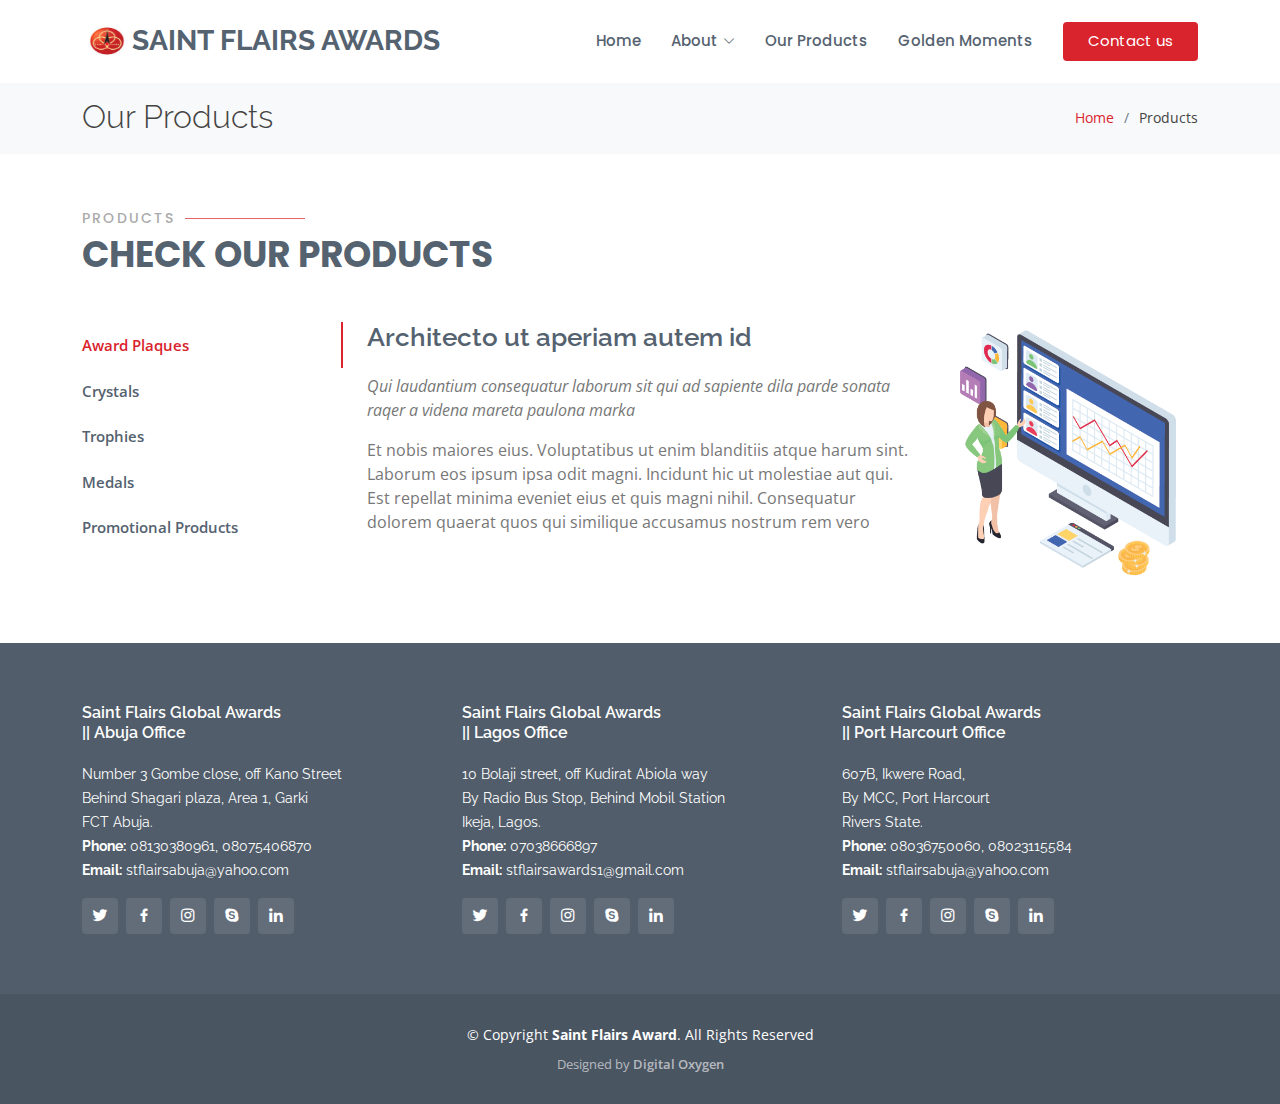
<file: services.html>
<!DOCTYPE html>
<html lang="en">
  <head>
    <meta charset="utf-8" />
    <meta content="width=device-width, initial-scale=1.0" name="viewport" />

    <title>Services - Saint Flairs Global Awards</title>
    <meta content="" name="description" />
    <meta content="" name="keywords" />

    <!-- Favicons -->
    <link href="assets/img/favicon.png" rel="icon" />
    <link href="assets/img/apple-touch-icon.png" rel="apple-touch-icon" />

    <!-- Google Fonts -->
    <link
      href="https://fonts.googleapis.com/css?family=Open+Sans:300,300i,400,400i,600,600i,700,700i|Raleway:300,300i,400,400i,500,500i,600,600i,700,700i|Poppins:300,300i,400,400i,500,500i,600,600i,700,700i"
      rel="stylesheet" />

    <!-- Vendor CSS Files -->
    <link href="assets/vendor/animate.css/animate.min.css" rel="stylesheet" />
    <link href="assets/vendor/bootstrap/css/bootstrap.min.css" rel="stylesheet" />
    <link href="assets/vendor/bootstrap-icons/bootstrap-icons.css" rel="stylesheet" />
    <link href="assets/vendor/boxicons/css/boxicons.min.css" rel="stylesheet" />
    <link href="assets/vendor/glightbox/css/glightbox.min.css" rel="stylesheet" />
    <link href="assets/vendor/remixicon/remixicon.css" rel="stylesheet" />
    <link href="assets/vendor/swiper/swiper-bundle.min.css" rel="stylesheet" />

    <!-- Template Main CSS File -->
    <link href="assets/css/style.css" rel="stylesheet" />

    <!-- =======================================================
  * Template Name: Sailor
  * Updated: Sep 18 2023 with Bootstrap v5.3.2
  * Template URL: https://bootstrapmade.com/sailor-free-bootstrap-theme/
  * Author: BootstrapMade.com
  * License: https://bootstrapmade.com/license/
  ======================================================== -->
  </head>

  <body>
    <!-- ======= Header ======= -->
    <main-header></main-header>
    <!-- End Header -->

    <main id="main">
      <!-- ======= Breadcrumbs ======= -->
      <section id="breadcrumbs" class="breadcrumbs">
        <div class="container">
          <div class="d-flex justify-content-between align-items-center">
            <h2>Our Products</h2>
            <ol>
              <li><a href="index.html">Home</a></li>
              <li>Products</li>
            </ol>
          </div>
        </div>
      </section>
      <!-- End Breadcrumbs -->

      <!-- ======= Features Section ======= -->
      <section id="features" class="features">
        <div class="container">
          <div class="section-title">
            <h2>Products</h2>
            <p>Check our Products</p>
          </div>

          <div class="row">
            <div class="col-lg-3">
              <ul class="nav nav-tabs flex-column">
                <li class="nav-item">
                  <a class="nav-link active show" data-bs-toggle="tab" href="#tab-1"
                    >Award Plaques</a
                  >
                </li>
                <li class="nav-item">
                  <a class="nav-link" data-bs-toggle="tab" href="#tab-2">Crystals</a>
                </li>
                <li class="nav-item">
                  <a class="nav-link" data-bs-toggle="tab" href="#tab-3">Trophies</a>
                </li>
                <li class="nav-item">
                  <a class="nav-link" data-bs-toggle="tab" href="#tab-4">Medals</a>
                </li>
                <li class="nav-item">
                  <a class="nav-link" data-bs-toggle="tab" href="#tab-5">Promotional Products</a>
                </li>
              </ul>
            </div>
            <div class="col-lg-9 mt-4 mt-lg-0">
              <div class="tab-content">
                <div class="tab-pane active show" id="tab-1">
                  <div class="row">
                    <div class="col-lg-8 details order-2 order-lg-1">
                      <h3>Architecto ut aperiam autem id</h3>
                      <p class="fst-italic">
                        Qui laudantium consequatur laborum sit qui ad sapiente dila parde sonata
                        raqer a videna mareta paulona marka
                      </p>
                      <p>
                        Et nobis maiores eius. Voluptatibus ut enim blanditiis atque harum sint.
                        Laborum eos ipsum ipsa odit magni. Incidunt hic ut molestiae aut qui. Est
                        repellat minima eveniet eius et quis magni nihil. Consequatur dolorem
                        quaerat quos qui similique accusamus nostrum rem vero
                      </p>
                    </div>
                    <div class="col-lg-4 text-center order-1 order-lg-2">
                      <img src="assets/img/features-1.png" alt="" class="img-fluid" />
                    </div>
                  </div>
                </div>
                <div class="tab-pane" id="tab-2">
                  <div class="row">
                    <div class="col-lg-8 details order-2 order-lg-1">
                      <h3>Et blanditiis nemo veritatis excepturi</h3>
                      <p class="fst-italic">
                        Qui laudantium consequatur laborum sit qui ad sapiente dila parde sonata
                        raqer a videna mareta paulona marka
                      </p>
                      <p>
                        Ea ipsum voluptatem consequatur quis est. Illum error ullam omnis quia et
                        reiciendis sunt sunt est. Non aliquid repellendus itaque accusamus eius et
                        velit ipsa voluptates. Optio nesciunt eaque beatae accusamus lerode pakto
                        madirna desera vafle de nideran pal
                      </p>
                    </div>
                    <div class="col-lg-4 text-center order-1 order-lg-2">
                      <img src="assets/img/features-2.png" alt="" class="img-fluid" />
                    </div>
                  </div>
                </div>
                <div class="tab-pane" id="tab-3">
                  <div class="row">
                    <div class="col-lg-8 details order-2 order-lg-1">
                      <h3>Impedit facilis occaecati odio neque aperiam sit</h3>
                      <p class="fst-italic">
                        Eos voluptatibus quo. Odio similique illum id quidem non enim fuga. Qui
                        natus non sunt dicta dolor et. In asperiores velit quaerat perferendis aut
                      </p>
                      <p>
                        Iure officiis odit rerum. Harum sequi eum illum corrupti culpa veritatis
                        quisquam. Neque necessitatibus illo rerum eum ut. Commodi ipsam minima
                        molestiae sed laboriosam a iste odio. Earum odit nesciunt fugiat sit ullam.
                        Soluta et harum voluptatem optio quae
                      </p>
                    </div>
                    <div class="col-lg-4 text-center order-1 order-lg-2">
                      <img src="assets/img/features-3.png" alt="" class="img-fluid" />
                    </div>
                  </div>
                </div>
                <div class="tab-pane" id="tab-4">
                  <div class="row">
                    <div class="col-lg-8 details order-2 order-lg-1">
                      <h3>Fuga dolores inventore laboriosam ut est accusamus laboriosam dolore</h3>
                      <p class="fst-italic">
                        Totam aperiam accusamus. Repellat consequuntur iure voluptas iure porro quis
                        delectus
                      </p>
                      <p>
                        Eaque consequuntur consequuntur libero expedita in voluptas. Nostrum ipsam
                        necessitatibus aliquam fugiat debitis quis velit. Eum ex maxime error in
                        consequatur corporis atque. Eligendi asperiores sed qui veritatis aperiam
                        quia a laborum inventore
                      </p>
                    </div>
                    <div class="col-lg-4 text-center order-1 order-lg-2">
                      <img src="assets/img/features-4.png" alt="" class="img-fluid" />
                    </div>
                  </div>
                </div>
                <div class="tab-pane" id="tab-5">
                  <div class="row">
                    <div class="col-lg-8 details order-2 order-lg-1">
                      <h3>Est eveniet ipsam sindera pad rone matrelat sando reda</h3>
                      <p class="fst-italic">
                        Omnis blanditiis saepe eos autem qui sunt debitis porro quia.
                      </p>
                      <p>
                        Exercitationem nostrum omnis. Ut reiciendis repudiandae minus. Omnis
                        recusandae ut non quam ut quod eius qui. Ipsum quia odit vero atque qui
                        quibusdam amet. Occaecati sed est sint aut vitae molestiae voluptate vel
                      </p>
                    </div>
                    <div class="col-lg-4 text-center order-1 order-lg-2">
                      <img src="assets/img/features-5.png" alt="" class="img-fluid" />
                    </div>
                  </div>
                </div>
              </div>
            </div>
          </div>
        </div>
      </section>
      <!-- End Features Section -->
    </main>
    <!-- End #main -->

    <!-- ======= Footer ======= -->
    <main-footer></main-footer>
    <!-- End Footer -->

    <a href="#" class="back-to-top d-flex align-items-center justify-content-center"
      ><i class="bi bi-arrow-up-short"></i
    ></a>

    <!-- Vendor JS Files -->
    <script src="assets/vendor/bootstrap/js/bootstrap.bundle.min.js"></script>
    <script src="assets/vendor/glightbox/js/glightbox.min.js"></script>
    <script src="assets/vendor/isotope-layout/isotope.pkgd.min.js"></script>
    <script src="assets/vendor/swiper/swiper-bundle.min.js"></script>
    <script src="assets/vendor/waypoints/noframework.waypoints.js"></script>
    <script src="assets/vendor/php-email-form/validate.js"></script>

    <!-- Template Main JS File -->
    <script src="assets/js/main.js"></script>
  </body>
</html>
</file>
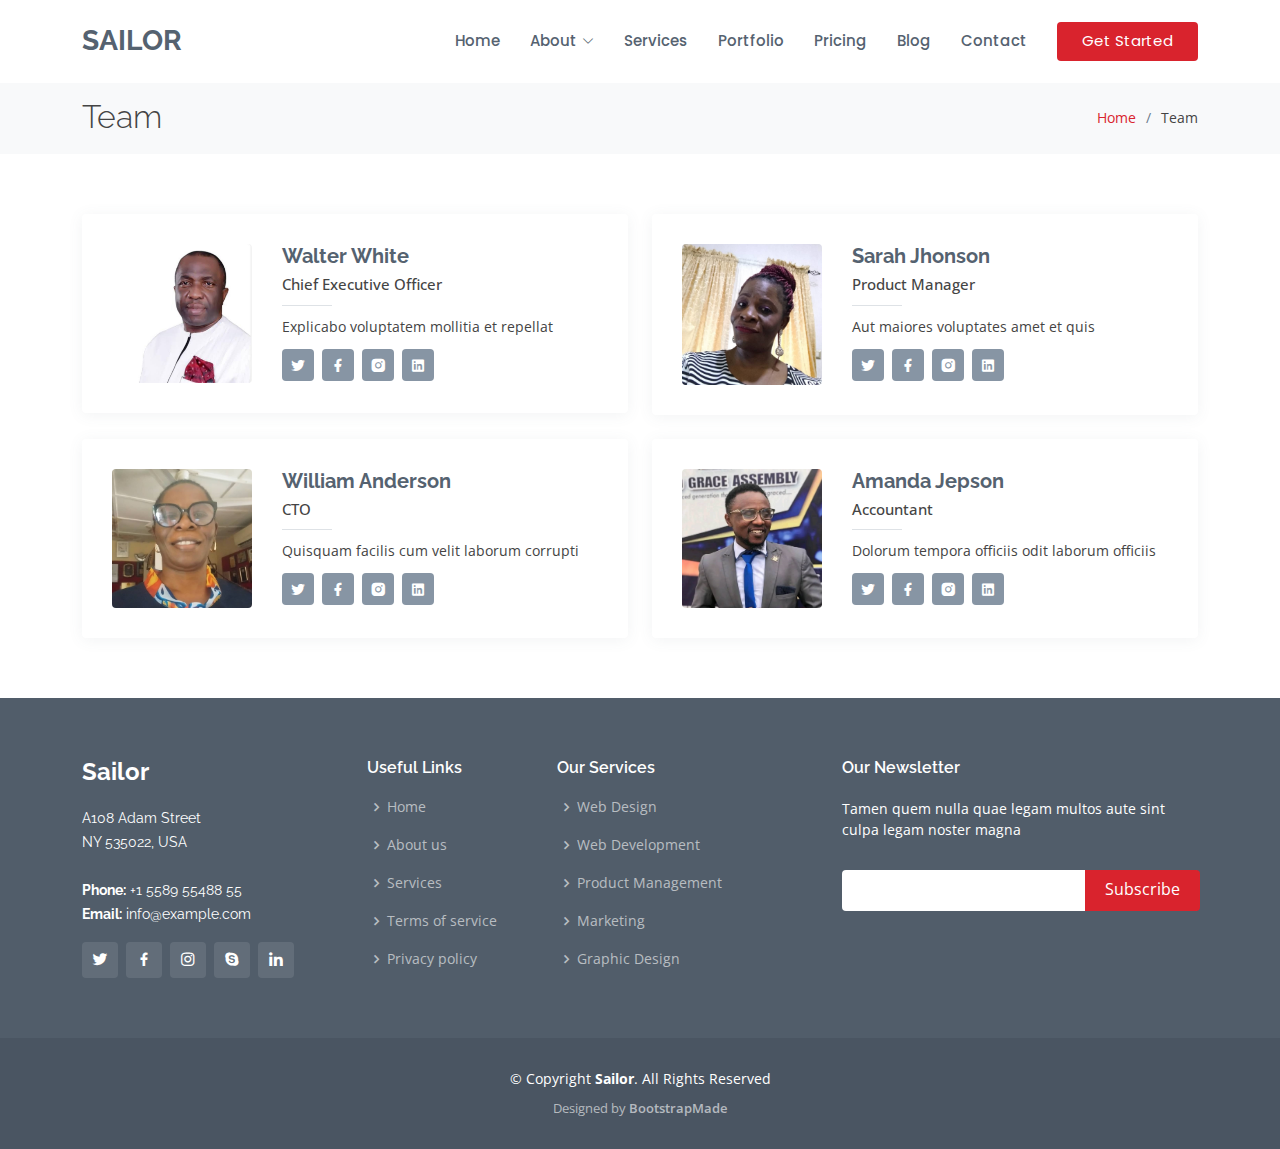
<file: team.html>
<!DOCTYPE html>
<html lang="en">

<head>
  <meta charset="utf-8">
  <meta content="width=device-width, initial-scale=1.0" name="viewport">

  <title>Team - Sailor Bootstrap Template</title>
  <meta content="" name="description">
  <meta content="" name="keywords">

  <!-- Favicons -->
  <link href="assets/img/favicon.png" rel="icon">
  <link href="assets/img/apple-touch-icon.png" rel="apple-touch-icon">

  <!-- Google Fonts -->
  <link href="https://fonts.googleapis.com/css?family=Open+Sans:300,300i,400,400i,600,600i,700,700i|Raleway:300,300i,400,400i,500,500i,600,600i,700,700i|Poppins:300,300i,400,400i,500,500i,600,600i,700,700i" rel="stylesheet">

  <!-- Vendor CSS Files -->
  <link href="assets/vendor/animate.css/animate.min.css" rel="stylesheet">
  <link href="assets/vendor/bootstrap/css/bootstrap.min.css" rel="stylesheet">
  <link href="assets/vendor/bootstrap-icons/bootstrap-icons.css" rel="stylesheet">
  <link href="assets/vendor/boxicons/css/boxicons.min.css" rel="stylesheet">
  <link href="assets/vendor/glightbox/css/glightbox.min.css" rel="stylesheet">
  <link href="assets/vendor/remixicon/remixicon.css" rel="stylesheet">
  <link href="assets/vendor/swiper/swiper-bundle.min.css" rel="stylesheet">

  <!-- Template Main CSS File -->
  <link href="assets/css/style.css" rel="stylesheet">

  <!-- =======================================================
  * Template Name: Sailor
  * Updated: Sep 18 2023 with Bootstrap v5.3.2
  * Template URL: https://bootstrapmade.com/sailor-free-bootstrap-theme/
  * Author: BootstrapMade.com
  * License: https://bootstrapmade.com/license/
  ======================================================== -->
</head>

<body>

  <!-- ======= Header ======= -->
  <header id="header" class="fixed-top d-flex align-items-center">
    <div class="container d-flex align-items-center">

      <h1 class="logo me-auto"><a href="index.html">Sailor</a></h1>
      <!-- Uncomment below if you prefer to use an image logo -->
      <!-- <a href="index.html" class="logo me-auto"><img src="assets/img/logo.png" alt="" class="img-fluid"></a>-->

      <nav id="navbar" class="navbar">
        <ul>
          <li><a href="index.html">Home</a></li>

          <li class="dropdown"><a href="#"><span>About</span> <i class="bi bi-chevron-down"></i></a>
            <ul>
              <li><a href="about.html">About</a></li>
              <li><a href="team.html" class="active">Team</a></li>
              <li><a href="testimonials.html">Testimonials</a></li>

              <li class="dropdown"><a href="#"><span>Deep Drop Down</span> <i class="bi bi-chevron-right"></i></a>
                <ul>
                  <li><a href="#">Deep Drop Down 1</a></li>
                  <li><a href="#">Deep Drop Down 2</a></li>
                  <li><a href="#">Deep Drop Down 3</a></li>
                  <li><a href="#">Deep Drop Down 4</a></li>
                  <li><a href="#">Deep Drop Down 5</a></li>
                </ul>
              </li>
            </ul>
          </li>
          <li><a href="services.html">Services</a></li>
          <li><a href="portfolio.html">Portfolio</a></li>
          <li><a href="pricing.html">Pricing</a></li>
          <li><a href="blog.html">Blog</a></li>

          <li><a href="contact.html">Contact</a></li>
          <li><a href="index.html" class="getstarted">Get Started</a></li>
        </ul>
        <i class="bi bi-list mobile-nav-toggle"></i>
      </nav><!-- .navbar -->

    </div>
  </header><!-- End Header -->

  <main id="main">

    <!-- ======= Breadcrumbs ======= -->
    <section id="breadcrumbs" class="breadcrumbs">
      <div class="container">

        <div class="d-flex justify-content-between align-items-center">
          <h2>Team</h2>
          <ol>
            <li><a href="index.html">Home</a></li>
            <li>Team</li>
          </ol>
        </div>

      </div>
    </section><!-- End Breadcrumbs -->

    <!-- ======= Team Section ======= -->
    <section id="team" class="team ">
      <div class="container">

        <div class="row">

          <div class="col-lg-6">
            <div class="member d-flex align-items-start">
              <div class="pic"><img src="assets/img/team/team-1.jpg" class="img-fluid" alt=""></div>
              <div class="member-info">
                <h4>Walter White</h4>
                <span>Chief Executive Officer</span>
                <p>Explicabo voluptatem mollitia et repellat</p>
                <div class="social">
                  <a href=""><i class="ri-twitter-fill"></i></a>
                  <a href=""><i class="ri-facebook-fill"></i></a>
                  <a href=""><i class="ri-instagram-fill"></i></a>
                  <a href=""> <i class="ri-linkedin-box-fill"></i> </a>
                </div>
              </div>
            </div>
          </div>

          <div class="col-lg-6 mt-4 mt-lg-0">
            <div class="member d-flex align-items-start">
              <div class="pic"><img src="assets/img/team/team-2.jpg" class="img-fluid" alt=""></div>
              <div class="member-info">
                <h4>Sarah Jhonson</h4>
                <span>Product Manager</span>
                <p>Aut maiores voluptates amet et quis</p>
                <div class="social">
                  <a href=""><i class="ri-twitter-fill"></i></a>
                  <a href=""><i class="ri-facebook-fill"></i></a>
                  <a href=""><i class="ri-instagram-fill"></i></a>
                  <a href=""> <i class="ri-linkedin-box-fill"></i> </a>
                </div>
              </div>
            </div>
          </div>

          <div class="col-lg-6 mt-4">
            <div class="member d-flex align-items-start">
              <div class="pic"><img src="assets/img/team/team-3.jpg" class="img-fluid" alt=""></div>
              <div class="member-info">
                <h4>William Anderson</h4>
                <span>CTO</span>
                <p>Quisquam facilis cum velit laborum corrupti</p>
                <div class="social">
                  <a href=""><i class="ri-twitter-fill"></i></a>
                  <a href=""><i class="ri-facebook-fill"></i></a>
                  <a href=""><i class="ri-instagram-fill"></i></a>
                  <a href=""> <i class="ri-linkedin-box-fill"></i> </a>
                </div>
              </div>
            </div>
          </div>

          <div class="col-lg-6 mt-4">
            <div class="member d-flex align-items-start">
              <div class="pic"><img src="assets/img/team/team-4.jpg" class="img-fluid" alt=""></div>
              <div class="member-info">
                <h4>Amanda Jepson</h4>
                <span>Accountant</span>
                <p>Dolorum tempora officiis odit laborum officiis</p>
                <div class="social">
                  <a href=""><i class="ri-twitter-fill"></i></a>
                  <a href=""><i class="ri-facebook-fill"></i></a>
                  <a href=""><i class="ri-instagram-fill"></i></a>
                  <a href=""> <i class="ri-linkedin-box-fill"></i> </a>
                </div>
              </div>
            </div>
          </div>

        </div>

      </div>
    </section><!-- End Team Section -->

  </main><!-- End #main -->

  <!-- ======= Footer ======= -->
  <footer id="footer">
    <div class="footer-top">
      <div class="container">
        <div class="row">

          <div class="col-lg-3 col-md-6">
            <div class="footer-info">
              <h3>Sailor</h3>
              <p>
                A108 Adam Street <br>
                NY 535022, USA<br><br>
                <strong>Phone:</strong> +1 5589 55488 55<br>
                <strong>Email:</strong> info@example.com<br>
              </p>
              <div class="social-links mt-3">
                <a href="#" class="twitter"><i class="bx bxl-twitter"></i></a>
                <a href="#" class="facebook"><i class="bx bxl-facebook"></i></a>
                <a href="#" class="instagram"><i class="bx bxl-instagram"></i></a>
                <a href="#" class="google-plus"><i class="bx bxl-skype"></i></a>
                <a href="#" class="linkedin"><i class="bx bxl-linkedin"></i></a>
              </div>
            </div>
          </div>

          <div class="col-lg-2 col-md-6 footer-links">
            <h4>Useful Links</h4>
            <ul>
              <li><i class="bx bx-chevron-right"></i> <a href="#">Home</a></li>
              <li><i class="bx bx-chevron-right"></i> <a href="#">About us</a></li>
              <li><i class="bx bx-chevron-right"></i> <a href="#">Services</a></li>
              <li><i class="bx bx-chevron-right"></i> <a href="#">Terms of service</a></li>
              <li><i class="bx bx-chevron-right"></i> <a href="#">Privacy policy</a></li>
            </ul>
          </div>

          <div class="col-lg-3 col-md-6 footer-links">
            <h4>Our Services</h4>
            <ul>
              <li><i class="bx bx-chevron-right"></i> <a href="#">Web Design</a></li>
              <li><i class="bx bx-chevron-right"></i> <a href="#">Web Development</a></li>
              <li><i class="bx bx-chevron-right"></i> <a href="#">Product Management</a></li>
              <li><i class="bx bx-chevron-right"></i> <a href="#">Marketing</a></li>
              <li><i class="bx bx-chevron-right"></i> <a href="#">Graphic Design</a></li>
            </ul>
          </div>

          <div class="col-lg-4 col-md-6 footer-newsletter">
            <h4>Our Newsletter</h4>
            <p>Tamen quem nulla quae legam multos aute sint culpa legam noster magna</p>
            <form action="" method="post">
              <input type="email" name="email"><input type="submit" value="Subscribe">
            </form>

          </div>

        </div>
      </div>
    </div>

    <div class="container">
      <div class="copyright">
        &copy; Copyright <strong><span>Sailor</span></strong>. All Rights Reserved
      </div>
      <div class="credits">
        <!-- All the links in the footer should remain intact. -->
        <!-- You can delete the links only if you purchased the pro version. -->
        <!-- Licensing information: https://bootstrapmade.com/license/ -->
        <!-- Purchase the pro version with working PHP/AJAX contact form: https://bootstrapmade.com/sailor-free-bootstrap-theme/ -->
        Designed by <a href="https://bootstrapmade.com/">BootstrapMade</a>
      </div>
    </div>
  </footer><!-- End Footer -->

  <a href="#" class="back-to-top d-flex align-items-center justify-content-center"><i class="bi bi-arrow-up-short"></i></a>

  <!-- Vendor JS Files -->
  <script src="assets/vendor/bootstrap/js/bootstrap.bundle.min.js"></script>
  <script src="assets/vendor/glightbox/js/glightbox.min.js"></script>
  <script src="assets/vendor/isotope-layout/isotope.pkgd.min.js"></script>
  <script src="assets/vendor/swiper/swiper-bundle.min.js"></script>
  <script src="assets/vendor/waypoints/noframework.waypoints.js"></script>
  <script src="assets/vendor/php-email-form/validate.js"></script>

  <!-- Template Main JS File -->
  <script src="assets/js/main.js"></script>

</body>

</html>
</file>
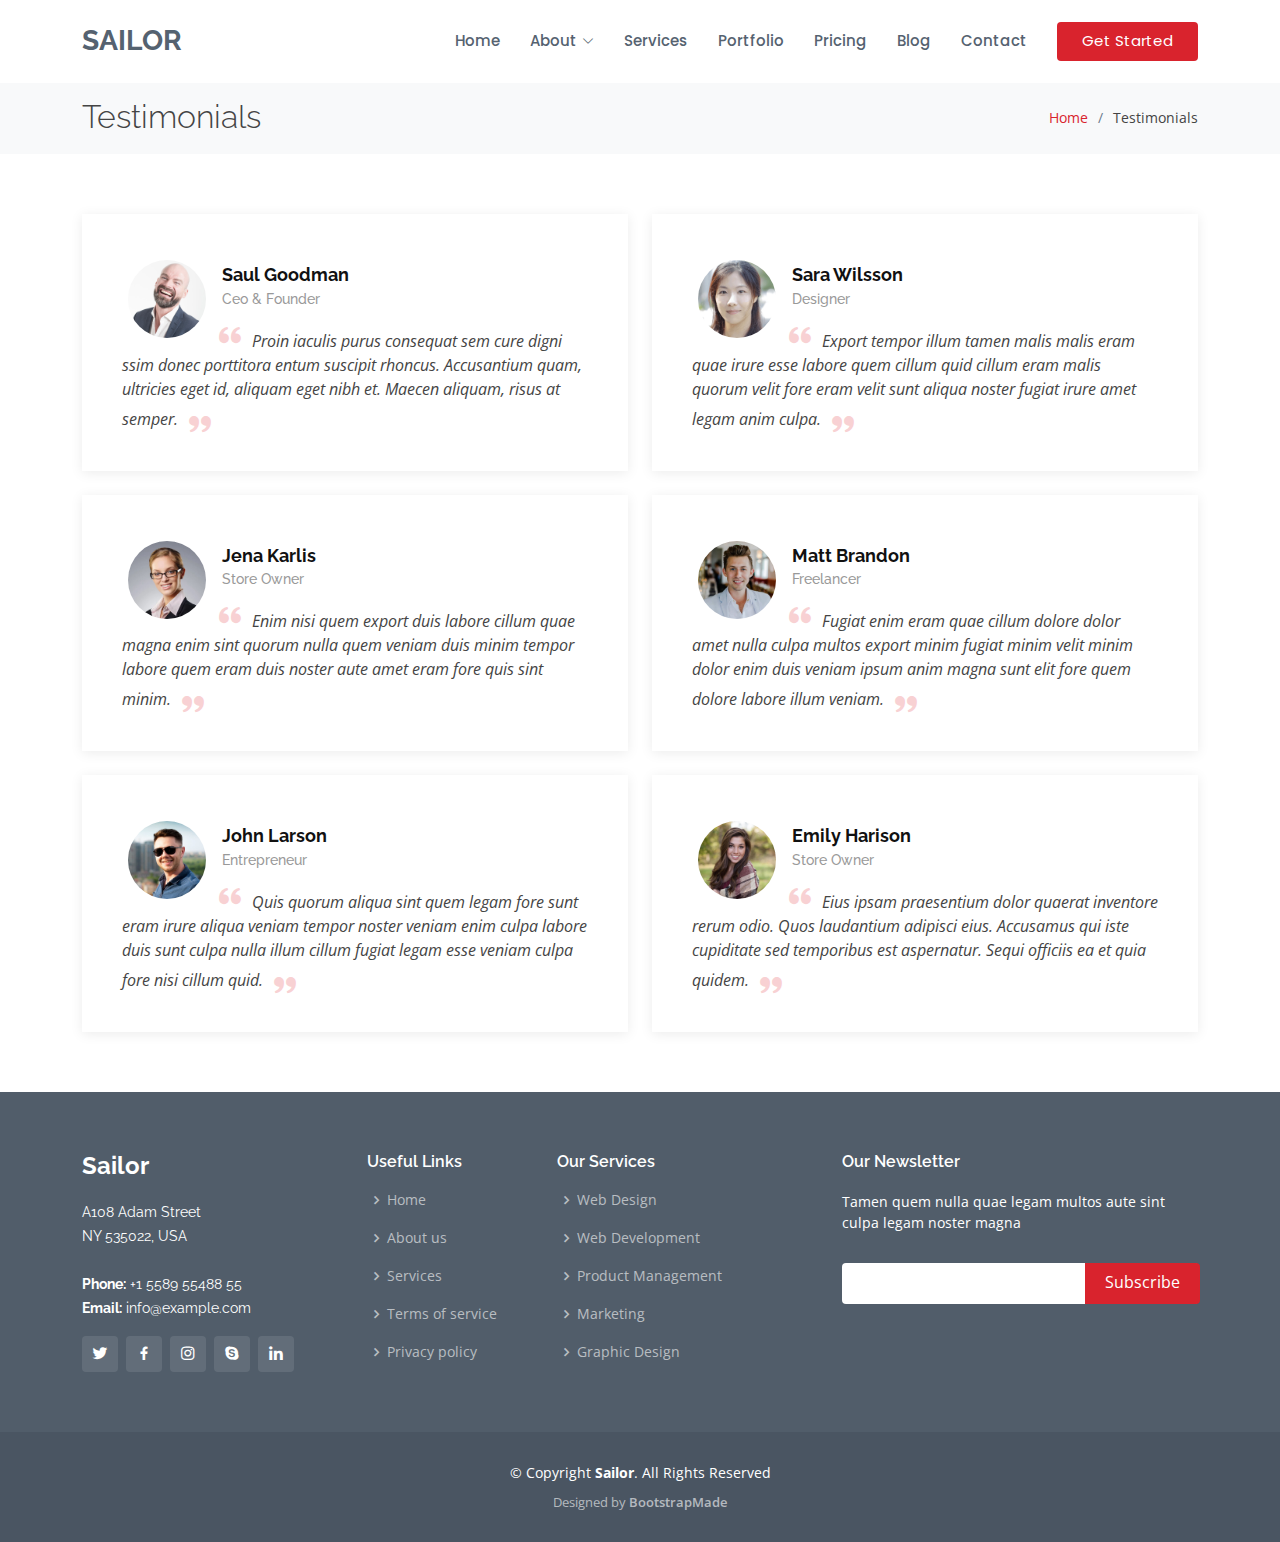
<file: testimonials.html>
<!DOCTYPE html>
<html lang="en">

<head>
  <meta charset="utf-8">
  <meta content="width=device-width, initial-scale=1.0" name="viewport">

  <title>Testimonials - Sailor Bootstrap Template</title>
  <meta content="" name="description">
  <meta content="" name="keywords">

  <!-- Favicons -->
  <link href="assets/img/favicon.png" rel="icon">
  <link href="assets/img/apple-touch-icon.png" rel="apple-touch-icon">

  <!-- Google Fonts -->
  <link href="https://fonts.googleapis.com/css?family=Open+Sans:300,300i,400,400i,600,600i,700,700i|Raleway:300,300i,400,400i,500,500i,600,600i,700,700i|Poppins:300,300i,400,400i,500,500i,600,600i,700,700i" rel="stylesheet">

  <!-- Vendor CSS Files -->
  <link href="assets/vendor/animate.css/animate.min.css" rel="stylesheet">
  <link href="assets/vendor/bootstrap/css/bootstrap.min.css" rel="stylesheet">
  <link href="assets/vendor/bootstrap-icons/bootstrap-icons.css" rel="stylesheet">
  <link href="assets/vendor/boxicons/css/boxicons.min.css" rel="stylesheet">
  <link href="assets/vendor/glightbox/css/glightbox.min.css" rel="stylesheet">
  <link href="assets/vendor/remixicon/remixicon.css" rel="stylesheet">
  <link href="assets/vendor/swiper/swiper-bundle.min.css" rel="stylesheet">

  <!-- Template Main CSS File -->
  <link href="assets/css/style.css" rel="stylesheet">

  <!-- =======================================================
  * Template Name: Sailor
  * Updated: Sep 18 2023 with Bootstrap v5.3.2
  * Template URL: https://bootstrapmade.com/sailor-free-bootstrap-theme/
  * Author: BootstrapMade.com
  * License: https://bootstrapmade.com/license/
  ======================================================== -->
</head>

<body>

  <!-- ======= Header ======= -->
  <header id="header" class="fixed-top d-flex align-items-center">
    <div class="container d-flex align-items-center">

      <h1 class="logo me-auto"><a href="index.html">Sailor</a></h1>
      <!-- Uncomment below if you prefer to use an image logo -->
      <!-- <a href="index.html" class="logo me-auto"><img src="assets/img/logo.png" alt="" class="img-fluid"></a>-->

      <nav id="navbar" class="navbar">
        <ul>
          <li><a href="index.html">Home</a></li>

          <li class="dropdown"><a href="#"><span>About</span> <i class="bi bi-chevron-down"></i></a>
            <ul>
              <li><a href="about.html">About</a></li>
              <li><a href="team.html">Team</a></li>
              <li><a href="testimonials.html" class="active">Testimonials</a></li>

              <li class="dropdown"><a href="#"><span>Deep Drop Down</span> <i class="bi bi-chevron-right"></i></a>
                <ul>
                  <li><a href="#">Deep Drop Down 1</a></li>
                  <li><a href="#">Deep Drop Down 2</a></li>
                  <li><a href="#">Deep Drop Down 3</a></li>
                  <li><a href="#">Deep Drop Down 4</a></li>
                  <li><a href="#">Deep Drop Down 5</a></li>
                </ul>
              </li>
            </ul>
          </li>
          <li><a href="services.html">Services</a></li>
          <li><a href="portfolio.html">Portfolio</a></li>
          <li><a href="pricing.html">Pricing</a></li>
          <li><a href="blog.html">Blog</a></li>

          <li><a href="contact.html">Contact</a></li>
          <li><a href="index.html" class="getstarted">Get Started</a></li>
        </ul>
        <i class="bi bi-list mobile-nav-toggle"></i>
      </nav><!-- .navbar -->

    </div>
  </header><!-- End Header -->

  <main id="main">

    <!-- ======= Breadcrumbs ======= -->
    <section id="breadcrumbs" class="breadcrumbs">
      <div class="container">

        <div class="d-flex justify-content-between align-items-center">
          <h2>Testimonials</h2>
          <ol>
            <li><a href="index.html">Home</a></li>
            <li>Testimonials</li>
          </ol>
        </div>

      </div>
    </section><!-- End Breadcrumbs -->

    <!-- ======= Testimonials Section ======= -->
    <section id="testimonials" class="testimonials">
      <div class="container">

        <div class="row">

          <div class="col-lg-6">
            <div class="testimonial-item">
              <img src="assets/img/testimonials/testimonials-1.jpg" class="testimonial-img" alt="">
              <h3>Saul Goodman</h3>
              <h4>Ceo &amp; Founder</h4>
              <p>
                <i class="bx bxs-quote-alt-left quote-icon-left"></i>
                Proin iaculis purus consequat sem cure digni ssim donec porttitora entum suscipit rhoncus. Accusantium quam, ultricies eget id, aliquam eget nibh et. Maecen aliquam, risus at semper.
                <i class="bx bxs-quote-alt-right quote-icon-right"></i>
              </p>
            </div>
          </div>

          <div class="col-lg-6">
            <div class="testimonial-item mt-4 mt-lg-0">
              <img src="assets/img/testimonials/testimonials-2.jpg" class="testimonial-img" alt="">
              <h3>Sara Wilsson</h3>
              <h4>Designer</h4>
              <p>
                <i class="bx bxs-quote-alt-left quote-icon-left"></i>
                Export tempor illum tamen malis malis eram quae irure esse labore quem cillum quid cillum eram malis quorum velit fore eram velit sunt aliqua noster fugiat irure amet legam anim culpa.
                <i class="bx bxs-quote-alt-right quote-icon-right"></i>
              </p>
            </div>
          </div>

          <div class="col-lg-6">
            <div class="testimonial-item mt-4">
              <img src="assets/img/testimonials/testimonials-3.jpg" class="testimonial-img" alt="">
              <h3>Jena Karlis</h3>
              <h4>Store Owner</h4>
              <p>
                <i class="bx bxs-quote-alt-left quote-icon-left"></i>
                Enim nisi quem export duis labore cillum quae magna enim sint quorum nulla quem veniam duis minim tempor labore quem eram duis noster aute amet eram fore quis sint minim.
                <i class="bx bxs-quote-alt-right quote-icon-right"></i>
              </p>
            </div>
          </div>

          <div class="col-lg-6">
            <div class="testimonial-item mt-4">
              <img src="assets/img/testimonials/testimonials-4.jpg" class="testimonial-img" alt="">
              <h3>Matt Brandon</h3>
              <h4>Freelancer</h4>
              <p>
                <i class="bx bxs-quote-alt-left quote-icon-left"></i>
                Fugiat enim eram quae cillum dolore dolor amet nulla culpa multos export minim fugiat minim velit minim dolor enim duis veniam ipsum anim magna sunt elit fore quem dolore labore illum veniam.
                <i class="bx bxs-quote-alt-right quote-icon-right"></i>
              </p>
            </div>
          </div>

          <div class="col-lg-6">
            <div class="testimonial-item mt-4">
              <img src="assets/img/testimonials/testimonials-5.jpg" class="testimonial-img" alt="">
              <h3>John Larson</h3>
              <h4>Entrepreneur</h4>
              <p>
                <i class="bx bxs-quote-alt-left quote-icon-left"></i>
                Quis quorum aliqua sint quem legam fore sunt eram irure aliqua veniam tempor noster veniam enim culpa labore duis sunt culpa nulla illum cillum fugiat legam esse veniam culpa fore nisi cillum quid.
                <i class="bx bxs-quote-alt-right quote-icon-right"></i>
              </p>
            </div>
          </div>

          <div class="col-lg-6">
            <div class="testimonial-item mt-4">
              <img src="assets/img/testimonials/testimonials-6.jpg" class="testimonial-img" alt="">
              <h3>Emily Harison</h3>
              <h4>Store Owner</h4>
              <p>
                <i class="bx bxs-quote-alt-left quote-icon-left"></i>
                Eius ipsam praesentium dolor quaerat inventore rerum odio. Quos laudantium adipisci eius. Accusamus qui iste cupiditate sed temporibus est aspernatur. Sequi officiis ea et quia quidem.
                <i class="bx bxs-quote-alt-right quote-icon-right"></i>
              </p>
            </div>
          </div>

        </div>

      </div>
    </section><!-- End Testimonials Section -->

  </main><!-- End #main -->

  <!-- ======= Footer ======= -->
  <footer id="footer">
    <div class="footer-top">
      <div class="container">
        <div class="row">

          <div class="col-lg-3 col-md-6">
            <div class="footer-info">
              <h3>Sailor</h3>
              <p>
                A108 Adam Street <br>
                NY 535022, USA<br><br>
                <strong>Phone:</strong> +1 5589 55488 55<br>
                <strong>Email:</strong> info@example.com<br>
              </p>
              <div class="social-links mt-3">
                <a href="#" class="twitter"><i class="bx bxl-twitter"></i></a>
                <a href="#" class="facebook"><i class="bx bxl-facebook"></i></a>
                <a href="#" class="instagram"><i class="bx bxl-instagram"></i></a>
                <a href="#" class="google-plus"><i class="bx bxl-skype"></i></a>
                <a href="#" class="linkedin"><i class="bx bxl-linkedin"></i></a>
              </div>
            </div>
          </div>

          <div class="col-lg-2 col-md-6 footer-links">
            <h4>Useful Links</h4>
            <ul>
              <li><i class="bx bx-chevron-right"></i> <a href="#">Home</a></li>
              <li><i class="bx bx-chevron-right"></i> <a href="#">About us</a></li>
              <li><i class="bx bx-chevron-right"></i> <a href="#">Services</a></li>
              <li><i class="bx bx-chevron-right"></i> <a href="#">Terms of service</a></li>
              <li><i class="bx bx-chevron-right"></i> <a href="#">Privacy policy</a></li>
            </ul>
          </div>

          <div class="col-lg-3 col-md-6 footer-links">
            <h4>Our Services</h4>
            <ul>
              <li><i class="bx bx-chevron-right"></i> <a href="#">Web Design</a></li>
              <li><i class="bx bx-chevron-right"></i> <a href="#">Web Development</a></li>
              <li><i class="bx bx-chevron-right"></i> <a href="#">Product Management</a></li>
              <li><i class="bx bx-chevron-right"></i> <a href="#">Marketing</a></li>
              <li><i class="bx bx-chevron-right"></i> <a href="#">Graphic Design</a></li>
            </ul>
          </div>

          <div class="col-lg-4 col-md-6 footer-newsletter">
            <h4>Our Newsletter</h4>
            <p>Tamen quem nulla quae legam multos aute sint culpa legam noster magna</p>
            <form action="" method="post">
              <input type="email" name="email"><input type="submit" value="Subscribe">
            </form>

          </div>

        </div>
      </div>
    </div>

    <div class="container">
      <div class="copyright">
        &copy; Copyright <strong><span>Sailor</span></strong>. All Rights Reserved
      </div>
      <div class="credits">
        <!-- All the links in the footer should remain intact. -->
        <!-- You can delete the links only if you purchased the pro version. -->
        <!-- Licensing information: https://bootstrapmade.com/license/ -->
        <!-- Purchase the pro version with working PHP/AJAX contact form: https://bootstrapmade.com/sailor-free-bootstrap-theme/ -->
        Designed by <a href="https://bootstrapmade.com/">BootstrapMade</a>
      </div>
    </div>
  </footer><!-- End Footer -->

  <a href="#" class="back-to-top d-flex align-items-center justify-content-center"><i class="bi bi-arrow-up-short"></i></a>

  <!-- Vendor JS Files -->
  <script src="assets/vendor/bootstrap/js/bootstrap.bundle.min.js"></script>
  <script src="assets/vendor/glightbox/js/glightbox.min.js"></script>
  <script src="assets/vendor/isotope-layout/isotope.pkgd.min.js"></script>
  <script src="assets/vendor/swiper/swiper-bundle.min.js"></script>
  <script src="assets/vendor/waypoints/noframework.waypoints.js"></script>
  <script src="assets/vendor/php-email-form/validate.js"></script>

  <!-- Template Main JS File -->
  <script src="assets/js/main.js"></script>

</body>

</html>
</file>
<file: assets/css/style.css>
/**
* Template Name: Sailor
* Updated: Sep 18 2023 with Bootstrap v5.3.2
* Template URL: https://bootstrapmade.com/sailor-free-bootstrap-theme/
* Author: BootstrapMade.com
* License: https://bootstrapmade.com/license/
*/

/*--------------------------------------------------------------
# General
--------------------------------------------------------------*/
body {
  font-family: "Open Sans", sans-serif;
  color: #444444;
}

a {
  text-decoration: none;
  color: #d9232d;
}

a:hover {
  color: #e24d55;
  text-decoration: none;
}

h1,
h2,
h3,
h4,
h5,
h6 {
  font-family: "Raleway", sans-serif;
}

/*--------------------------------------------------------------
# Back to top button
--------------------------------------------------------------*/
.back-to-top {
  position: fixed;
  visibility: hidden;
  opacity: 0;
  right: 15px;
  bottom: 15px;
  z-index: 996;
  background: #d9232d;
  width: 40px;
  height: 40px;
  border-radius: 4px;
  transition: all 0.4s;
}

.back-to-top i {
  font-size: 28px;
  color: #fff;
  line-height: 0;
}

.back-to-top:hover {
  background: #e1444d;
  color: #fff;
}

.back-to-top.active {
  visibility: visible;
  opacity: 1;
}

/*--------------------------------------------------------------
# Header
--------------------------------------------------------------*/
#header {
  background: white;
  transition: all 0.5s;
  z-index: 997;
  padding: 20px 0;
}

#header.header-scrolled {
  box-shadow: 0px 2px 15px rgba(0, 0, 0, 0.1);
  padding: 12px 0;
}

#header.header-inner-pages {
  box-shadow: 0px 2px 15px rgba(0, 0, 0, 0.1);
}

#header .logo {
  font-size: 28px;
  margin: 0;
  padding: 0;
  line-height: 1;
  font-weight: 700;
  text-transform: uppercase;
}

#header .logo a {
  color: #556270;
}

#header .logo img {
  max-height: 40px;
}

/*--------------------------------------------------------------
# Navigation Menu
--------------------------------------------------------------*/
/**
* Desktop Navigation 
*/
.navbar {
  padding: 0;
}

.navbar ul {
  margin: 0;
  padding: 0;
  display: flex;
  list-style: none;
  align-items: center;
}

.navbar li {
  position: relative;
}

.navbar a,
.navbar a:focus {
  display: flex;
  align-items: center;
  justify-content: space-between;
  padding: 10px 0 10px 30px;
  font-family: "Poppins", sans-serif;
  font-size: 15px;
  font-weight: 500;
  color: #556270;
  white-space: nowrap;
  transition: 0.3s;
}

.navbar a i,
.navbar a:focus i {
  font-size: 12px;
  line-height: 0;
  margin-left: 5px;
}

.navbar a:hover,
.navbar .active,
.navbar .active:focus,
.navbar li:hover>a {
  color: #d9232d;
}

.navbar .getstarted,
.navbar .getstarted:focus {
  background: #d9232d;
  padding: 8px 25px;
  margin-left: 30px;
  border-radius: 4px;
  font-weight: 400;
  color: #fff;
}

.navbar .getstarted:hover,
.navbar .getstarted:focus:hover {
  color: #fff;
  background: #e1444d;
}

.navbar .dropdown ul {
  display: block;
  position: absolute;
  left: 14px;
  top: calc(100% + 30px);
  margin: 0;
  padding: 10px 0;
  z-index: 99;
  opacity: 0;
  visibility: hidden;
  background: #fff;
  box-shadow: 0px 0px 30px rgba(127, 137, 161, 0.25);
  transition: 0.3s;
}

.navbar .dropdown ul li {
  min-width: 200px;
}

.navbar .dropdown ul a {
  padding: 10px 20px;
  font-size: 15px;
  text-transform: none;
  font-weight: 400;
}

.navbar .dropdown ul a i {
  font-size: 12px;
}

.navbar .dropdown ul a:hover,
.navbar .dropdown ul .active:hover,
.navbar .dropdown ul li:hover>a {
  color: #d9232d;
}

.navbar .dropdown:hover>ul {
  opacity: 1;
  top: 100%;
  visibility: visible;
}

.navbar .dropdown .dropdown ul {
  top: 0;
  left: calc(100% - 30px);
  visibility: hidden;
}

.navbar .dropdown .dropdown:hover>ul {
  opacity: 1;
  top: 0;
  left: 100%;
  visibility: visible;
}

@media (max-width: 1366px) {
  .navbar .dropdown .dropdown ul {
    left: -90%;
  }

  .navbar .dropdown .dropdown:hover>ul {
    left: -100%;
  }
}

/**
* Mobile Navigation 
*/
.mobile-nav-toggle {
  color: #556270;
  font-size: 28px;
  cursor: pointer;
  display: none;
  line-height: 0;
  transition: 0.5s;
}

.mobile-nav-toggle.bi-x {
  color: #fff;
}

@media (max-width: 991px) {
  .mobile-nav-toggle {
    display: block;
  }

  .navbar ul {
    display: none;
  }
}

.navbar-mobile {
  position: fixed;
  overflow: hidden;
  top: 0;
  right: 0;
  left: 0;
  bottom: 0;
  background: rgba(63, 73, 83, 0.9);
  transition: 0.3s;
  z-index: 999;
}

.navbar-mobile .mobile-nav-toggle {
  position: absolute;
  top: 15px;
  right: 15px;
}

.navbar-mobile ul {
  display: block;
  position: absolute;
  top: 55px;
  right: 15px;
  bottom: 15px;
  left: 15px;
  padding: 10px 0;
  background-color: #fff;
  overflow-y: auto;
  transition: 0.3s;
}

.navbar-mobile a,
.navbar-mobile a:focus {
  padding: 10px 20px;
  font-size: 15px;
  color: #556270;
}

.navbar-mobile a:hover,
.navbar-mobile .active,
.navbar-mobile li:hover>a {
  color: #d9232d;
}

.navbar-mobile .getstarted,
.navbar-mobile .getstarted:focus {
  margin: 15px;
}

.navbar-mobile .dropdown ul {
  position: static;
  display: none;
  margin: 10px 20px;
  padding: 10px 0;
  z-index: 99;
  opacity: 1;
  visibility: visible;
  background: #fff;
  box-shadow: 0px 0px 30px rgba(127, 137, 161, 0.25);
}

.navbar-mobile .dropdown ul li {
  min-width: 200px;
}

.navbar-mobile .dropdown ul a {
  padding: 10px 20px;
}

.navbar-mobile .dropdown ul a i {
  font-size: 12px;
}

.navbar-mobile .dropdown ul a:hover,
.navbar-mobile .dropdown ul .active:hover,
.navbar-mobile .dropdown ul li:hover>a {
  color: #d9232d;
}

.navbar-mobile .dropdown>.dropdown-active {
  display: block;
}

/*--------------------------------------------------------------
# Hero Section
--------------------------------------------------------------*/
#hero {
  width: 100%;
  height: 100vh;
  background-color: rgba(63, 73, 83, 0.8);
  overflow: hidden;
  position: relative;
}

#hero .carousel,
#hero .carousel-inner,
#hero .carousel-item,
#hero .carousel-item::before {
  position: absolute;
  top: 0;
  right: 0;
  left: 0;
  bottom: 0;
}

#hero .carousel-item {
  background-size: cover;
  background-position: center;
  background-repeat: no-repeat;
}

#hero .carousel-item::before {
  content: "";
  background-color: rgba(30, 35, 40, 0.6);
}

#hero .carousel-container {
  display: flex;
  justify-content: center;
  align-items: center;
  position: absolute;
  bottom: 0;
  top: 70px;
  left: 50px;
  right: 50px;
}

#hero .container {
  text-align: center;
}

#hero h2 {
  color: #fff;
  margin-bottom: 20px;
  font-size: 48px;
  font-weight: 700;
}

#hero p {
  animation-delay: 0.4s;
  margin: 0 auto 30px auto;
  color: #fff;
}

#hero .carousel-inner .carousel-item {
  transition-property: opacity;
  background-position: center top;
}

#hero .carousel-inner .carousel-item,
#hero .carousel-inner .active.carousel-item-start,
#hero .carousel-inner .active.carousel-item-end {
  opacity: 0;
}

#hero .carousel-inner .active,
#hero .carousel-inner .carousel-item-next.carousel-item-start,
#hero .carousel-inner .carousel-item-prev.carousel-item-end {
  opacity: 1;
  transition: 0.5s;
}

#hero .carousel-inner .carousel-item-next,
#hero .carousel-inner .carousel-item-prev,
#hero .carousel-inner .active.carousel-item-start,
#hero .carousel-inner .active.carousel-item-end {
  left: 0;
  transform: translate3d(0, 0, 0);
}

#hero .carousel-control-next-icon,
#hero .carousel-control-prev-icon {
  background: none;
  font-size: 30px;
  line-height: 0;
  width: auto;
  height: auto;
  background: rgba(255, 255, 255, 0.2);
  border-radius: 50px;
  transition: 0.3s;
  color: rgba(255, 255, 255, 0.5);
  width: 54px;
  height: 54px;
  display: flex;
  align-items: center;
  justify-content: center;
}

#hero .carousel-control-next-icon:hover,
#hero .carousel-control-prev-icon:hover {
  background: rgba(255, 255, 255, 0.3);
  color: rgba(255, 255, 255, 0.8);
}

#hero .carousel-indicators li {
  list-style-type: none;
  cursor: pointer;
  background: #fff;
  overflow: hidden;
  border: 0;
  width: 12px;
  height: 12px;
  border-radius: 50px;
  opacity: 0.6;
  transition: 0.3s;
}

#hero .carousel-indicators li.active {
  opacity: 1;
  background: #d9232d;
}

#hero .btn-get-started {
  font-family: "Raleway", sans-serif;
  font-weight: 500;
  font-size: 14px;
  letter-spacing: 1px;
  display: inline-block;
  padding: 14px 32px;
  border-radius: 4px;
  transition: 0.5s;
  line-height: 1;
  color: #fff;
  animation-delay: 0.8s;
  background: #d9232d;
}

#hero .btn-get-started:hover {
  background: #df3740;
}

@media (max-width: 992px) {
  #hero {
    height: 100vh;
  }

  #hero .carousel-container {
    top: 8px;
  }
}

@media (max-width: 768px) {
  #hero h2 {
    font-size: 28px;
  }
}

@media (min-width: 1024px) {

  #hero .carousel-control-prev,
  #hero .carousel-control-next {
    width: 5%;
  }
}

@media (max-height: 500px) {
  #hero {
    height: 120vh;
  }
}

/*--------------------------------------------------------------
# Sections General
--------------------------------------------------------------*/
section {
  padding: 60px 0;
  overflow: hidden;
}

.section-bg,
.services .icon-box {
  background-color: #f8f9fa;
}

.section-title {
  padding-bottom: 40px;
}

.section-title h2 {
  font-size: 14px;
  font-weight: 500;
  padding: 0;
  line-height: 1px;
  margin: 0 0 5px 0;
  letter-spacing: 2px;
  text-transform: uppercase;
  color: #aaaaaa;
  font-family: "Poppins", sans-serif;
}

.section-title h2::after {
  content: "";
  width: 120px;
  height: 1px;
  display: inline-block;
  background: #e6636a;
  margin: 4px 10px;
}

.section-title p {
  margin: 0;
  margin: 0;
  font-size: 36px;
  font-weight: 700;
  text-transform: uppercase;
  font-family: "Poppins", sans-serif;
  color: #556270;
}

/*--------------------------------------------------------------
# Breadcrumbs
--------------------------------------------------------------*/
.breadcrumbs {
  padding: 18px 0;
  background: #f8f9fa;
  min-height: 40px;
  margin-top: 80px;
}

.breadcrumbs h2 {
  font-size: 32px;
  font-weight: 300;
  margin: 0;
}

.breadcrumbs ol {
  display: flex;
  flex-wrap: wrap;
  list-style: none;
  padding: 0;
  margin: 0;
  font-size: 14px;
}

.breadcrumbs ol li+li {
  padding-left: 10px;
}

.breadcrumbs ol li+li::before {
  display: inline-block;
  padding-right: 10px;
  color: #6b7b8d;
  content: "/";
}

@media (max-width: 992px) {
  .breadcrumbs {
    margin-top: 58px;
  }

  .breadcrumbs .d-flex {
    display: block !important;
  }

  .breadcrumbs h2 {
    margin-bottom: 10px;
  }

  .breadcrumbs ol {
    display: block;
  }

  .breadcrumbs ol li {
    display: inline-block;
  }
}

/*--------------------------------------------------------------
# About
--------------------------------------------------------------*/
.about .content h2 {
  font-weight: 700;
  font-size: 48px;
  line-height: 60px;
  margin-bottom: 20px;
  text-transform: uppercase;
}

.about .content h3 {
  font-weight: 500;
  line-height: 32px;
  font-size: 24px;
}

.about .content ul {
  list-style: none;
  padding: 0;
}

.about .content ul li {
  padding: 10px 0 0 28px;
  position: relative;
}

.about .content ul i {
  left: 0;
  top: 7px;
  position: absolute;
  font-size: 20px;
  color: #d9232d;
}

.about .content p:last-child {
  margin-bottom: 0;
}

/*--------------------------------------------------------------
# Clients
--------------------------------------------------------------*/
.clients {
  padding: 15px 0;
  text-align: center;
}

.clients img {
  max-width: 45%;
  transition: all 0.4s ease-in-out;
  display: inline-block;
  padding: 15px 0;
  filter: grayscale(100);
}

.clients img:hover {
  filter: none;
  transform: scale(1.15);
}

@media (max-width: 768px) {
  .clients img {
    max-width: 40%;
  }
}

/*--------------------------------------------------------------
# Services
--------------------------------------------------------------*/
.services .icon-box {
  margin-bottom: 20px;
  padding: 30px;
  border-radius: 6px;
}

.services .icon-box i {
  float: left;
  color: #d9232d;
  font-size: 40px;
}

.services .icon-box h4 {
  margin-left: 70px;
  font-weight: 700;
  margin-bottom: 15px;
  font-size: 18px;
}

.services .icon-box h4 a {
  color: #556270;
  transition: 0.3s;
}

.services .icon-box p {
  margin-left: 70px;
  line-height: 24px;
  font-size: 14px;
}

.services .icon-box:hover h4 a {
  color: #d9232d;
}

/*--------------------------------------------------------------
# Portfolio
--------------------------------------------------------------*/
.portfolio .portfolio-item {
  margin-bottom: 30px;
}

.portfolio #portfolio-flters {
  padding: 0;
  margin: 0 auto 20px auto;
  list-style: none;
  text-align: center;
}

.portfolio #portfolio-flters li {
  cursor: pointer;
  display: inline-block;
  padding: 8px 15px 10px 15px;
  font-size: 14px;
  font-weight: 600;
  line-height: 1;
  text-transform: uppercase;
  color: #444444;
  margin-bottom: 5px;
  transition: all 0.3s ease-in-out;
  border-radius: 3px;
}

.portfolio #portfolio-flters li:hover,
.portfolio #portfolio-flters li.filter-active {
  color: #fff;
  background: #d9232d;
}

.portfolio #portfolio-flters li:last-child {
  margin-right: 0;
}

.portfolio .portfolio-wrap {
  transition: 0.3s;
  position: relative;
  overflow: hidden;
  z-index: 1;
  background: rgba(85, 98, 112, 0.6);
}

.portfolio .portfolio-wrap::before {
  content: "";
  background: rgba(85, 98, 112, 0.6);
  position: absolute;
  left: 0;
  right: 0;
  top: 0;
  bottom: 0;
  transition: all ease-in-out 0.3s;
  z-index: 2;
  opacity: 0;
}

.portfolio .portfolio-wrap img {
  transition: all ease-in-out 0.3s;
}

.portfolio .portfolio-wrap .portfolio-info {
  opacity: 0;
  position: absolute;
  top: 0;
  left: 0;
  right: 0;
  bottom: 0;
  z-index: 3;
  transition: all ease-in-out 0.3s;
  display: flex;
  flex-direction: column;
  justify-content: flex-end;
  align-items: flex-start;
  padding: 20px;
}

.portfolio .portfolio-wrap .portfolio-info h4 {
  font-size: 20px;
  color: #fff;
  font-weight: 600;
}

.portfolio .portfolio-wrap .portfolio-info p {
  color: rgba(255, 255, 255, 0.7);
  font-size: 14px;
  text-transform: uppercase;
  padding: 0;
  margin: 0;
  font-style: italic;
}

.portfolio .portfolio-wrap .portfolio-links {
  text-align: center;
  z-index: 4;
}

.portfolio .portfolio-wrap .portfolio-links a {
  color: rgba(255, 255, 255, 0.6);
  margin: 0 5px 0 0;
  font-size: 28px;
  display: inline-block;
  transition: 0.3s;
}

.portfolio .portfolio-wrap .portfolio-links a:hover {
  color: white;
}

.portfolio .portfolio-wrap:hover::before {
  opacity: 1;
}

.portfolio .portfolio-wrap:hover img {
  transform: scale(1.2);
}

.portfolio .portfolio-wrap:hover .portfolio-info {
  opacity: 1;
}

/*--------------------------------------------------------------
# Portfolio Details
--------------------------------------------------------------*/
.portfolio-details {
  padding-top: 40px;
}

.portfolio-details .portfolio-details-slider img {
  width: 100%;
}

.portfolio-details .portfolio-details-slider .swiper-pagination {
  margin-top: 20px;
  position: relative;
}

.portfolio-details .portfolio-details-slider .swiper-pagination .swiper-pagination-bullet {
  width: 12px;
  height: 12px;
  background-color: #fff;
  opacity: 1;
  border: 1px solid #d9232d;
}

.portfolio-details .portfolio-details-slider .swiper-pagination .swiper-pagination-bullet-active {
  background-color: #d9232d;
}

.portfolio-details .portfolio-info {
  padding: 30px;
  box-shadow: 0px 0 30px rgba(85, 98, 112, 0.08);
}

.portfolio-details .portfolio-info h3 {
  font-size: 22px;
  font-weight: 700;
  margin-bottom: 20px;
  padding-bottom: 20px;
  border-bottom: 1px solid #eee;
}

.portfolio-details .portfolio-info ul {
  list-style: none;
  padding: 0;
  font-size: 15px;
}

.portfolio-details .portfolio-info ul li+li {
  margin-top: 10px;
}

.portfolio-details .portfolio-description {
  padding-top: 30px;
}

.portfolio-details .portfolio-description h2 {
  font-size: 26px;
  font-weight: 700;
  margin-bottom: 20px;
}

.portfolio-details .portfolio-description p {
  padding: 0;
}

/*--------------------------------------------------------------
# Our Team
--------------------------------------------------------------*/
.team .member {
  position: relative;
  box-shadow: 0px 2px 15px rgba(85, 98, 112, 0.08);
  padding: 30px;
  border-radius: 4px;
  background: white;
}

.team .member .pic {
  overflow: hidden;
  width: 140px;
  border-radius: 4px;
}

.team .member .pic img {
  transition: ease-in-out 0.3s;
}

.team .member:hover img {
  transform: scale(1.1);
}

.team .member .member-info {
  padding-left: 30px;
}

.team .member h4 {
  font-weight: 700;
  margin-bottom: 5px;
  font-size: 20px;
  color: #556270;
}

.team .member span {
  display: block;
  font-size: 15px;
  padding-bottom: 10px;
  position: relative;
  font-weight: 500;
}

.team .member span::after {
  content: "";
  position: absolute;
  display: block;
  width: 50px;
  height: 1px;
  background: #dee2e6;
  bottom: 0;
  left: 0;
}

.team .member p {
  margin: 10px 0 0 0;
  font-size: 14px;
}

.team .member .social {
  margin-top: 12px;
  display: flex;
  align-items: center;
  justify-content: flex-start;
}

.team .member .social a {
  transition: ease-in-out 0.3s;
  display: flex;
  align-items: center;
  justify-content: center;
  border-radius: 4px;
  width: 32px;
  height: 32px;
  background: #8795a4;
}

.team .member .social a i {
  color: #fff;
  font-size: 16px;
  margin: 0 2px;
}

.team .member .social a:hover {
  background: #d9232d;
}

.team .member .social a+a {
  margin-left: 8px;
}

/*--------------------------------------------------------------
# Our Skills
--------------------------------------------------------------*/
.skills .progress {
  height: 60px;
  display: block;
  background: none;
  border-radius: 0;
}

.skills .progress .skill {
  padding: 10px 0;
  margin: 0;
  text-transform: uppercase;
  display: block;
  font-weight: 600;
  font-family: "Poppins", sans-serif;
  color: #556270;
}

.skills .progress .skill .val {
  float: right;
  font-style: normal;
}

.skills .progress-bar-wrap {
  background: #edeff1;
}

.skills .progress-bar {
  width: 1px;
  height: 10px;
  transition: 0.9s;
  background-color: #6b7b8d;
}

/*--------------------------------------------------------------
# Features
--------------------------------------------------------------*/
.features {
  overflow: hidden;
}

.features .nav-tabs {
  border: 0;
}

.features .nav-link {
  border: 0;
  padding: 12px 15px 12px 0;
  transition: 0.3s;
  color: #556270;
  border-radius: 0;
  border-right: 2px solid white;
  font-weight: 600;
  font-size: 15px;
}

.features .nav-link:hover {
  color: #d9232d;
}

.features .nav-link.active {
  color: #d9232d;
  border-color: #d9232d;
}

.features .tab-pane.active {
  animation: fadeIn 0.5s ease-out;
}

.features .details h3 {
  font-size: 26px;
  font-weight: 600;
  margin-bottom: 20px;
  color: #556270;
}

.features .details p {
  color: #777777;
}

.features .details p:last-child {
  margin-bottom: 0;
}

@media (max-width: 992px) {
  .features .nav-link {
    border: 0;
    padding: 15px;
  }

  .features .nav-link.active {
    color: #fff;
    background: #d9232d;
  }
}

/*--------------------------------------------------------------
# Pricing
--------------------------------------------------------------*/
.pricing .box {
  padding: 20px;
  background: #fff;
  text-align: center;
  box-shadow: 0px 0px 4px rgba(0, 0, 0, 0.12);
  border-radius: 5px;
  position: relative;
  overflow: hidden;
}

.pricing h3 {
  font-weight: 400;
  margin: -20px -20px 20px -20px;
  padding: 20px 15px;
  font-size: 16px;
  font-weight: 600;
  color: #777777;
  background: #f8f8f8;
}

.pricing h4 {
  font-size: 36px;
  color: #d9232d;
  font-weight: 600;
  font-family: "Poppins", sans-serif;
  margin-bottom: 20px;
}

.pricing h4 sup {
  font-size: 20px;
  top: -15px;
  left: -3px;
}

.pricing h4 span {
  color: #bababa;
  font-size: 16px;
  font-weight: 300;
}

.pricing ul {
  padding: 0;
  list-style: none;
  color: #444444;
  text-align: center;
  line-height: 20px;
  font-size: 14px;
}

.pricing ul li {
  padding-bottom: 16px;
}

.pricing ul i {
  color: #d9232d;
  font-size: 18px;
  padding-right: 4px;
}

.pricing ul .na {
  color: #ccc;
  text-decoration: line-through;
}

.pricing .btn-wrap {
  margin: 20px -20px -20px -20px;
  padding: 20px 15px;
  background: #f8f8f8;
  text-align: center;
}

.pricing .btn-buy {
  background: #d9232d;
  display: inline-block;
  padding: 8px 35px 9px 35px;
  border-radius: 4px;
  color: #fff;
  transition: none;
  font-size: 14px;
  font-weight: 400;
  font-family: "Raleway", sans-serif;
  font-weight: 600;
  transition: 0.3s;
}

.pricing .btn-buy:hover {
  background: #e1444d;
}

.pricing .featured h3 {
  color: #fff;
  background: #d9232d;
}

.pricing .advanced {
  width: 200px;
  position: absolute;
  top: 18px;
  right: -68px;
  transform: rotate(45deg);
  z-index: 1;
  font-size: 14px;
  padding: 1px 0 3px 0;
  background: #d9232d;
  color: #fff;
}

/*--------------------------------------------------------------
# Frequently Asked Questions
--------------------------------------------------------------*/
.faq .faq-item {
  margin: 20px 0;
  padding: 20px 0;
  border-bottom: 1px solid white;
}

.faq .faq-item i {
  color: #dee2e6;
  font-size: 20px;
  float: left;
  line-height: 0;
  padding: 13px 0 0 0;
  margin: 0;
}

.faq .faq-item h4 {
  font-size: 16px;
  line-height: 26px;
  font-weight: 500;
  margin: 0 0 10px 28px;
  font-family: "Poppins", sans-serif;
}

.faq .faq-item p {
  font-size: 15px;
}

/*--------------------------------------------------------------
# Testimonials
--------------------------------------------------------------*/
.testimonials .testimonials-carousel,
.testimonials .testimonials-slider {
  overflow: hidden;
}

.testimonials .testimonial-item {
  box-sizing: content-box;
  padding: 40px;
  box-shadow: 0px 2px 12px rgba(0, 0, 0, 0.08);
  position: relative;
  background: #fff;
}

.testimonials .testimonial-item .testimonial-img {
  width: 90px;
  border-radius: 50px;
  border: 6px solid #fff;
  float: left;
  margin: 0 10px 0 0;
}

.testimonials .testimonial-item h3 {
  font-size: 18px;
  font-weight: bold;
  margin: 10px 0 5px 0;
  color: #111;
}

.testimonials .testimonial-item h4 {
  font-size: 14px;
  color: #999;
  margin: 0;
}

.testimonials .testimonial-item .quote-icon-left,
.testimonials .testimonial-item .quote-icon-right {
  color: #f8d1d3;
  font-size: 26px;
}

.testimonials .testimonial-item .quote-icon-left {
  display: inline-block;
  left: -5px;
  position: relative;
}

.testimonials .testimonial-item .quote-icon-right {
  display: inline-block;
  right: -5px;
  position: relative;
  top: 10px;
}

.testimonials .testimonial-item p {
  font-style: italic;
  margin: 15px 0 0 0;
  padding: 0;
}

/*--------------------------------------------------------------
# Contact
--------------------------------------------------------------*/
.contact .info {
  width: 100%;
  background: #fff;
}

.contact .info i {
  font-size: 20px;
  color: #556270;
  float: left;
  width: 44px;
  height: 44px;
  background: #edeff1;
  display: flex;
  justify-content: center;
  align-items: center;
  border-radius: 50px;
  transition: all 0.3s ease-in-out;
}

.contact .info h4 {
  padding: 0 0 0 60px;
  font-size: 22px;
  font-weight: 600;
  margin-bottom: 5px;
  color: #556270;
}

.contact .info p {
  padding: 0 0 0 60px;
  margin-bottom: 0;
  font-size: 14px;
  color: #8795a4;
}

.contact .info .email,
.contact .info .phone {
  margin-top: 40px;
}

.contact .info .email:hover i,
.contact .info .address:hover i,
.contact .info .phone:hover i {
  background: #556270;
  color: #fff;
}

.contact .php-email-form {
  width: 100%;
  background: #fff;
}

.contact .php-email-form .form-group {
  padding-bottom: 8px;
}

.contact .php-email-form .error-message {
  display: none;
  color: #fff;
  background: #ed3c0d;
  text-align: left;
  padding: 15px;
  font-weight: 600;
}

.contact .php-email-form .error-message br+br {
  margin-top: 25px;
}

.contact .php-email-form .sent-message {
  display: none;
  color: #fff;
  background: #18d26e;
  text-align: center;
  padding: 15px;
  font-weight: 600;
}

.contact .php-email-form .loading {
  display: none;
  background: #fff;
  text-align: center;
  padding: 15px;
}

.contact .php-email-form .loading:before {
  content: "";
  display: inline-block;
  border-radius: 50%;
  width: 24px;
  height: 24px;
  margin: 0 10px -6px 0;
  border: 3px solid #18d26e;
  border-top-color: #eee;
  animation: animate-loading 1s linear infinite;
}

.contact .php-email-form input,
.contact .php-email-form textarea {
  border-radius: 0;
  box-shadow: none;
  font-size: 14px;
  border-radius: 4px;
}

.contact .php-email-form input:focus,
.contact .php-email-form textarea:focus {
  border-color: #d9232d;
}

.contact .php-email-form input {
  height: 44px;
}

.contact .php-email-form textarea {
  padding: 10px 12px;
}

.contact .php-email-form button[type=submit] {
  background: #d9232d;
  border: 0;
  padding: 10px 24px;
  color: #fff;
  transition: 0.4s;
  border-radius: 4px;
}

.contact .php-email-form button[type=submit]:hover {
  background: #e24d55;
}

@keyframes animate-loading {
  0% {
    transform: rotate(0deg);
  }

  100% {
    transform: rotate(360deg);
  }
}

/*--------------------------------------------------------------
# Blog
--------------------------------------------------------------*/
.blog {
  padding: 40px 0 20px 0;
}

.blog .entry {
  padding: 30px;
  margin-bottom: 60px;
  box-shadow: 0 4px 16px rgba(0, 0, 0, 0.1);
}

.blog .entry .entry-img {
  max-height: 440px;
  margin: -30px -30px 20px -30px;
  overflow: hidden;
}

.blog .entry .entry-title {
  font-size: 28px;
  font-weight: bold;
  padding: 0;
  margin: 0 0 20px 0;
}

.blog .entry .entry-title a {
  color: #556270;
  transition: 0.3s;
}

.blog .entry .entry-title a:hover {
  color: #d9232d;
}

.blog .entry .entry-meta {
  margin-bottom: 15px;
  color: #c1c8d0;
}

.blog .entry .entry-meta ul {
  display: flex;
  flex-wrap: wrap;
  list-style: none;
  align-items: center;
  padding: 0;
  margin: 0;
}

.blog .entry .entry-meta ul li+li {
  padding-left: 20px;
}

.blog .entry .entry-meta i {
  font-size: 16px;
  margin-right: 8px;
  line-height: 0;
}

.blog .entry .entry-meta a {
  color: #777777;
  font-size: 14px;
  display: inline-block;
  line-height: 1;
}

.blog .entry .entry-content p {
  line-height: 24px;
}

.blog .entry .entry-content .read-more {
  -moz-text-align-last: right;
  text-align-last: right;
}

.blog .entry .entry-content .read-more a {
  display: inline-block;
  background: #d9232d;
  color: #fff;
  padding: 6px 20px;
  transition: 0.3s;
  font-size: 14px;
  border-radius: 4px;
}

.blog .entry .entry-content .read-more a:hover {
  background: #df3740;
}

.blog .entry .entry-content h3 {
  font-size: 22px;
  margin-top: 30px;
  font-weight: bold;
}

.blog .entry .entry-content blockquote {
  overflow: hidden;
  background-color: #fafafa;
  padding: 60px;
  position: relative;
  text-align: center;
  margin: 20px 0;
}

.blog .entry .entry-content blockquote p {
  color: #444444;
  line-height: 1.6;
  margin-bottom: 0;
  font-style: italic;
  font-weight: 500;
  font-size: 22px;
}

.blog .entry .entry-content blockquote::after {
  content: "";
  position: absolute;
  left: 0;
  top: 0;
  bottom: 0;
  width: 3px;
  background-color: #556270;
  margin-top: 20px;
  margin-bottom: 20px;
}

.blog .entry .entry-footer {
  padding-top: 10px;
  border-top: 1px solid #e6e6e6;
}

.blog .entry .entry-footer i {
  color: #a4afba;
  display: inline;
}

.blog .entry .entry-footer a {
  color: #606f7e;
  transition: 0.3s;
}

.blog .entry .entry-footer a:hover {
  color: #d9232d;
}

.blog .entry .entry-footer .cats {
  list-style: none;
  display: inline;
  padding: 0 20px 0 0;
  font-size: 14px;
}

.blog .entry .entry-footer .cats li {
  display: inline-block;
}

.blog .entry .entry-footer .tags {
  list-style: none;
  display: inline;
  padding: 0;
  font-size: 14px;
}

.blog .entry .entry-footer .tags li {
  display: inline-block;
}

.blog .entry .entry-footer .tags li+li::before {
  padding-right: 6px;
  color: #6c757d;
  content: ",";
}

.blog .entry .entry-footer .share {
  font-size: 16px;
}

.blog .entry .entry-footer .share i {
  padding-left: 5px;
}

.blog .entry-single {
  margin-bottom: 30px;
}

.blog .blog-author {
  padding: 20px;
  margin-bottom: 30px;
  box-shadow: 0 4px 16px rgba(0, 0, 0, 0.1);
}

.blog .blog-author img {
  width: 120px;
  margin-right: 20px;
}

.blog .blog-author h4 {
  font-weight: 600;
  font-size: 22px;
  margin-bottom: 0px;
  padding: 0;
  color: #556270;
}

.blog .blog-author .social-links {
  margin: 0 10px 10px 0;
}

.blog .blog-author .social-links a {
  color: rgba(85, 98, 112, 0.5);
  margin-right: 5px;
}

.blog .blog-author p {
  font-style: italic;
  color: #b7b7b7;
}

.blog .blog-comments {
  margin-bottom: 30px;
}

.blog .blog-comments .comments-count {
  font-weight: bold;
}

.blog .blog-comments .comment {
  margin-top: 30px;
  position: relative;
}

.blog .blog-comments .comment .comment-img {
  margin-right: 14px;
}

.blog .blog-comments .comment .comment-img img {
  width: 60px;
}

.blog .blog-comments .comment h5 {
  font-size: 16px;
  margin-bottom: 2px;
}

.blog .blog-comments .comment h5 a {
  font-weight: bold;
  color: #444444;
  transition: 0.3s;
}

.blog .blog-comments .comment h5 a:hover {
  color: #d9232d;
}

.blog .blog-comments .comment h5 .reply {
  padding-left: 10px;
  color: #556270;
}

.blog .blog-comments .comment h5 .reply i {
  font-size: 20px;
}

.blog .blog-comments .comment time {
  display: block;
  font-size: 14px;
  color: #6b7b8d;
  margin-bottom: 5px;
}

.blog .blog-comments .comment.comment-reply {
  padding-left: 40px;
}

.blog .blog-comments .reply-form {
  margin-top: 30px;
  padding: 30px;
  box-shadow: 0 4px 16px rgba(0, 0, 0, 0.1);
}

.blog .blog-comments .reply-form h4 {
  font-weight: bold;
  font-size: 22px;
}

.blog .blog-comments .reply-form p {
  font-size: 14px;
}

.blog .blog-comments .reply-form input {
  border-radius: 4px;
  padding: 10px 10px;
  font-size: 14px;
}

.blog .blog-comments .reply-form input:focus {
  box-shadow: none;
  border-color: #e9797f;
}

.blog .blog-comments .reply-form textarea {
  border-radius: 4px;
  padding: 10px 10px;
  font-size: 14px;
}

.blog .blog-comments .reply-form textarea:focus {
  box-shadow: none;
  border-color: #e9797f;
}

.blog .blog-comments .reply-form .form-group {
  margin-bottom: 25px;
}

.blog .blog-comments .reply-form .btn-primary {
  border-radius: 4px;
  padding: 10px 20px;
  border: 0;
  background-color: #556270;
}

.blog .blog-comments .reply-form .btn-primary:hover {
  background-color: #606f7e;
}

.blog .blog-pagination {
  color: #8795a4;
}

.blog .blog-pagination ul {
  display: flex;
  padding: 0;
  margin: 0;
  list-style: none;
}

.blog .blog-pagination li {
  margin: 0 5px;
  transition: 0.3s;
}

.blog .blog-pagination li a {
  color: #556270;
  padding: 7px 16px;
  display: flex;
  align-items: center;
  justify-content: center;
}

.blog .blog-pagination li.active,
.blog .blog-pagination li:hover {
  background: #d9232d;
}

.blog .blog-pagination li.active a,
.blog .blog-pagination li:hover a {
  color: #fff;
}

.blog .sidebar {
  padding: 30px;
  margin: 0 0 60px 20px;
  box-shadow: 0 4px 16px rgba(0, 0, 0, 0.1);
}

.blog .sidebar .sidebar-title {
  font-size: 20px;
  font-weight: 700;
  padding: 0 0 0 0;
  margin: 0 0 15px 0;
  color: #556270;
  position: relative;
}

.blog .sidebar .sidebar-item {
  margin-bottom: 30px;
}

.blog .sidebar .search-form form {
  background: #fff;
  border: 1px solid #ddd;
  padding: 3px 10px;
  position: relative;
}

.blog .sidebar .search-form form input[type=text] {
  border: 0;
  padding: 4px;
  border-radius: 4px;
  width: calc(100% - 40px);
}

.blog .sidebar .search-form form button {
  position: absolute;
  top: 0;
  right: 0;
  bottom: 0;
  border: 0;
  background: none;
  font-size: 16px;
  padding: 0 15px;
  margin: -1px;
  background: #d9232d;
  color: #fff;
  transition: 0.3s;
  border-radius: 0 4px 4px 0;
  line-height: 0;
}

.blog .sidebar .search-form form button i {
  line-height: 0;
}

.blog .sidebar .search-form form button:hover {
  background: #de323c;
}

.blog .sidebar .categories ul {
  list-style: none;
  padding: 0;
}

.blog .sidebar .categories ul li+li {
  padding-top: 10px;
}

.blog .sidebar .categories ul a {
  color: #556270;
  transition: 0.3s;
}

.blog .sidebar .categories ul a:hover {
  color: #d9232d;
}

.blog .sidebar .categories ul a span {
  padding-left: 5px;
  color: #aaaaaa;
  font-size: 14px;
}

.blog .sidebar .recent-posts .post-item+.post-item {
  margin-top: 15px;
}

.blog .sidebar .recent-posts img {
  width: 80px;
  float: left;
}

.blog .sidebar .recent-posts h4 {
  font-size: 15px;
  margin-left: 95px;
  font-weight: bold;
}

.blog .sidebar .recent-posts h4 a {
  color: #556270;
  transition: 0.3s;
}

.blog .sidebar .recent-posts h4 a:hover {
  color: #d9232d;
}

.blog .sidebar .recent-posts time {
  display: block;
  margin-left: 95px;
  font-style: italic;
  font-size: 14px;
  color: #aaaaaa;
}

.blog .sidebar .tags {
  margin-bottom: -10px;
}

.blog .sidebar .tags ul {
  list-style: none;
  padding: 0;
}

.blog .sidebar .tags ul li {
  display: inline-block;
}

.blog .sidebar .tags ul a {
  color: #96a2af;
  font-size: 14px;
  padding: 6px 14px;
  margin: 0 6px 8px 0;
  border: 1px solid white;
  display: inline-block;
  transition: 0.3s;
}

.blog .sidebar .tags ul a:hover {
  color: #fff;
  border: 1px solid #d9232d;
  background: #d9232d;
}

.blog .sidebar .tags ul a span {
  padding-left: 5px;
  color: #fbfbfc;
  font-size: 14px;
}

/*--------------------------------------------------------------
# Footer
--------------------------------------------------------------*/
#footer {
  background: #4a5562;
  padding: 0 0 30px 0;
  color: #fff;
  font-size: 14px;
}

#footer .footer-top {
  background: #515d6a;
  padding: 60px 0 30px 0;
}

#footer .footer-top .footer-info {
  margin-bottom: 30px;
}

#footer .footer-top .footer-info h3 {
  font-size: 24px;
  margin: 0 0 20px 0;
  padding: 2px 0 2px 0;
  line-height: 1;
  font-weight: 700;
}

#footer .footer-top .footer-info p {
  font-size: 14px;
  line-height: 24px;
  margin-bottom: 0;
  font-family: "Raleway", sans-serif;
  color: #fff;
}

#footer .footer-top .social-links a {
  font-size: 18px;
  display: inline-block;
  background: rgba(255, 255, 255, 0.1);
  color: #fff;
  line-height: 1;
  padding: 8px 0;
  margin-right: 4px;
  border-radius: 4px;
  text-align: center;
  width: 36px;
  height: 36px;
  transition: 0.3s;
}

#footer .footer-top .social-links a:hover {
  background: #d9232d;
  color: #fff;
  text-decoration: none;
}

#footer .footer-top h4 {
  font-size: 16px;
  font-weight: 600;
  color: #fff;
  position: relative;
  padding-bottom: 12px;
}

#footer .footer-top .footer-links {
  margin-bottom: 30px;
}

#footer .footer-top .footer-links ul {
  list-style: none;
  padding: 0;
  margin: 0;
}

#footer .footer-top .footer-links ul i {
  padding-right: 2px;
  color: rgba(255, 255, 255, 0.6);
  font-size: 18px;
  line-height: 1;
}

#footer .footer-top .footer-links ul li {
  padding: 10px 0;
  display: flex;
  align-items: center;
}

#footer .footer-top .footer-links ul li:first-child {
  padding-top: 0;
}

#footer .footer-top .footer-links ul a {
  color: rgba(255, 255, 255, 0.6);
  transition: 0.3s;
  display: inline-block;
  line-height: 1;
}

#footer .footer-top .footer-links ul a:hover {
  color: white;
}

#footer .footer-top .footer-newsletter form {
  margin-top: 30px;
  background: #fff;
  padding: 6px 10px;
  position: relative;
  border-radius: 4px;
}

#footer .footer-top .footer-newsletter form input[type=email] {
  border: 0;
  padding: 4px;
  width: calc(100% - 110px);
}

#footer .footer-top .footer-newsletter form input[type=submit] {
  position: absolute;
  top: 0;
  right: -2px;
  bottom: 0;
  border: 0;
  background: none;
  font-size: 16px;
  padding: 0 20px 2px 20px;
  background: #d9232d;
  color: #fff;
  transition: 0.3s;
  border-radius: 0 4px 4px 0;
}

#footer .footer-top .footer-newsletter form input[type=submit]:hover {
  background: #df3740;
}

#footer .copyright {
  text-align: center;
  padding-top: 30px;
}

#footer .credits {
  padding-top: 10px;
  text-align: center;
  font-size: 13px;
  color: rgba(255, 255, 255, 0.6);
}

#footer .credits a {
  color: rgba(255, 255, 255, 0.6);
  transition: 0.3s;
  font-weight: 600;
}

#footer .credits a:hover {
  color: white;
}
</file>
